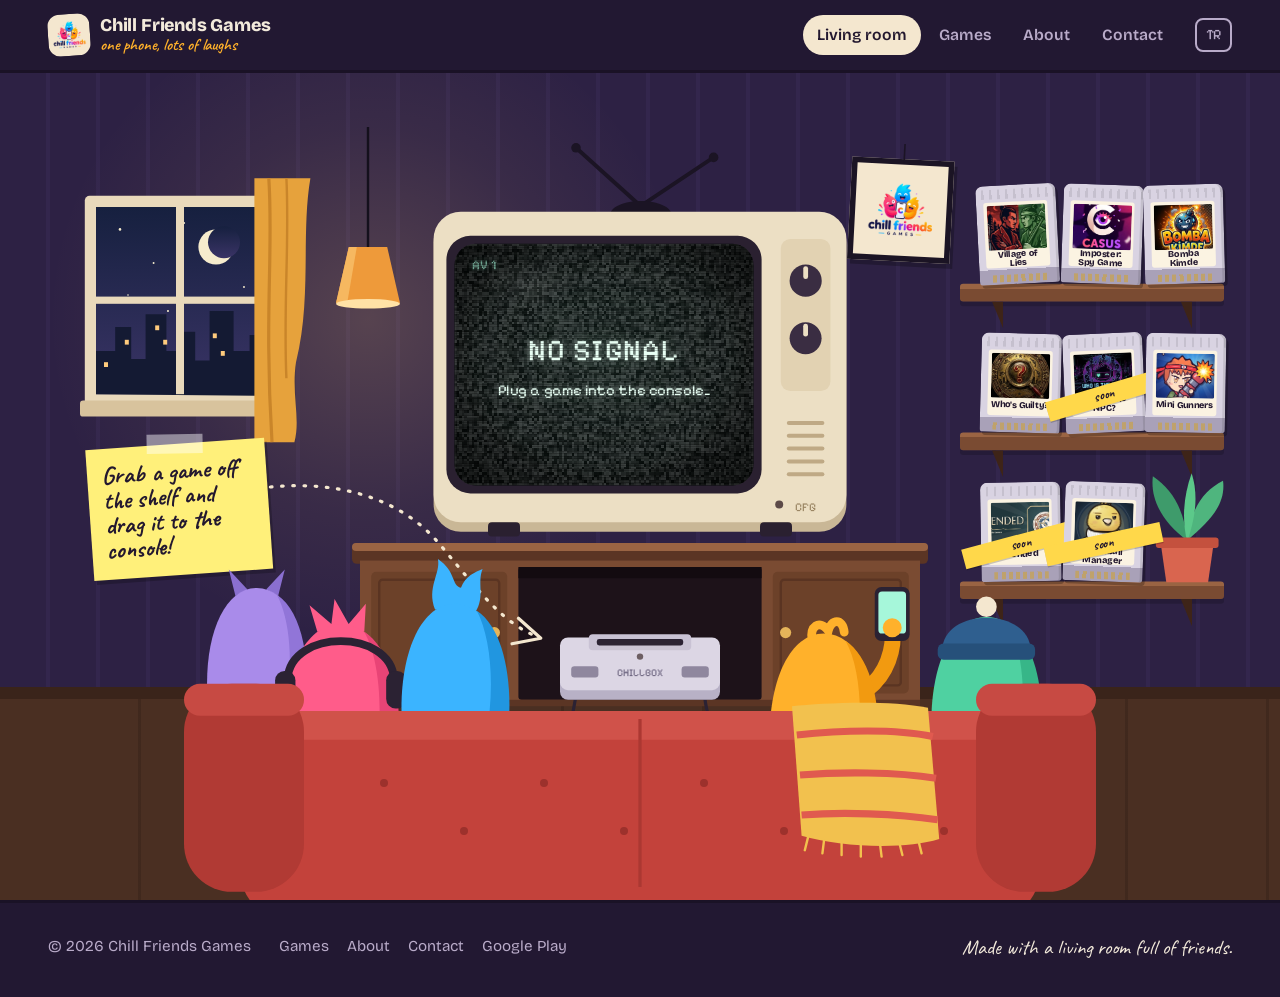
<file: index.html>
<!DOCTYPE html>
<html lang="tr">
<head>
<meta charset="UTF-8">
<meta name="viewport" content="width=device-width, initial-scale=1">
<title>Chill Friends Games</title>
<meta name="description" content="Arkadaş grupları için tek telefonla oynanan, internet gerektirmeyen ücretsiz parti oyunları: Vampir Köylü, Casus, Bomba Kimde, Suçlu Kim?">
<meta property="og:title" content="Chill Friends Games">
<meta property="og:description" content="Tek telefon, bir salon dolusu arkadaş. Ücretsiz parti oyunları.">
<meta property="og:image" content="https://chillfriendsgames.com/img/og.jpg">
<meta property="og:url" content="https://chillfriendsgames.com/">
<meta name="theme-color" content="#221832">
<link rel="icon" type="image/png" href="img/logo-192.png">
<link rel="apple-touch-icon" href="img/logo-512.png">
<link rel="preconnect" href="https://fonts.googleapis.com">
<link rel="preconnect" href="https://fonts.gstatic.com" crossorigin>
<link href="https://fonts.googleapis.com/css2?family=Bricolage+Grotesque:opsz,wght@12..96,400;12..96,600;12..96,700;12..96,800&family=Caveat:wght@600;700&family=Pixelify+Sans:wght@400;600&display=swap" rel="stylesheet">
<link rel="stylesheet" href="css/site.css">
<link rel="stylesheet" href="css/salon.css">
</head>
<body class="home">

<header class="top">
  <a class="brand" href="./">
    <img src="img/logo-192.png" alt="" width="42" height="42">
    <span>Chill Friends Games<small data-i18n="tagline">tek telefon, çok kahkaha</small></span>
  </a>
  <button class="burger" aria-label="Menü" aria-expanded="false"><span></span></button>
  <nav class="nav">
    <a href="./" aria-current="page" data-i18n="nav.home">Salon</a>
    <a href="oyunlar.html" data-i18n="nav.games">Oyunlar</a>
    <a href="hakkimizda.html" data-i18n="nav.about">Hakkımızda</a>
    <a href="iletisim.html" data-i18n="nav.contact">İletişim</a>
  </nav>
  <button class="lang" type="button">EN</button>
</header>

<main class="salon" id="salon">
  <h1 class="sr" data-i18n="home.h1">Chill Friends Games: arkadaşlarla oynanan parti oyunları</h1>

  <div class="stage" id="stage">

    <div class="piece window" aria-hidden="true">
      <svg viewBox="0 0 250 290">
        <defs>
          <linearGradient id="sky" x1="0" y1="0" x2="0" y2="1">
            <stop offset="0" stop-color="#16203f"/>
            <stop offset="1" stop-color="#3a3466"/>
          </linearGradient>
        </defs>
        <rect x="6" y="6" width="238" height="262" rx="6" fill="#e9d9bb"/>
        <rect x="20" y="20" width="210" height="234" fill="url(#sky)"/>
        <circle cx="170" cy="70" r="22" fill="#f6eccd"/>
        <circle cx="180" cy="64" r="20" fill="url(#sky)"/>
        <g fill="#f6eccd">
          <circle cx="50" cy="48" r="1.6"/><circle cx="92" cy="90" r="1.2"/><circle cx="130" cy="40" r="1.4"/>
          <circle cx="205" cy="120" r="1.2"/><circle cx="60" cy="130" r="1"/><circle cx="110" cy="150" r="1.3"/>
        </g>
        <path d="M20 254 V200 h24 v-30 h20 v40 h18 v-56 h26 v46 h14 v-24 h22 v36 h18 v-62 h30 v50 h20 v-20 h18 v76 Z" fill="#141a33"/>
        <g fill="#ffcb7d">
          <rect x="94" y="168" width="5" height="6"/><rect x="104" y="186" width="5" height="6"/>
          <rect x="166" y="178" width="5" height="6"/><rect x="176" y="200" width="5" height="6"/>
          <rect x="30" y="214" width="5" height="6"/><rect x="56" y="186" width="5" height="6"/>
        </g>
        <rect x="120" y="20" width="10" height="234" fill="#e9d9bb"/>
        <rect x="20" y="132" width="210" height="9" fill="#e9d9bb"/>
        <rect x="0" y="262" width="250" height="20" rx="4" fill="#d8c39d"/>
      </svg>
    </div>

    <div class="piece curtain" aria-hidden="true">
      <svg viewBox="0 0 70 330" preserveAspectRatio="none">
        <path d="M0 0 H70 C 58 70, 72 150, 52 230 C 46 270, 58 300, 50 330 H0 Z" fill="#e6a23c"/>
        <path d="M18 0 C 24 90, 12 170, 22 330" stroke="#c9852a" stroke-width="4" fill="none"/>
        <path d="M40 0 C 44 80, 36 160, 40 250" stroke="#c9852a" stroke-width="3" fill="none"/>
      </svg>
    </div>

    <div class="piece lamp" aria-hidden="true">
      <svg viewBox="0 0 160 260">
        <line x1="80" y1="0" x2="80" y2="150" stroke="#14101c" stroke-width="3"/>
        <path d="M40 220 L56 150 H104 L120 220 Z" fill="#ee9a3a"/>
        <path d="M40 220 L56 150 H66 L54 220 Z" fill="#f6b860"/>
        <ellipse cx="80" cy="221" rx="40" ry="6" fill="#ffe2a6"/>
      </svg>
    </div>
    <div class="glow" aria-hidden="true"></div>

    <div class="piece poster" aria-hidden="true">
      <img src="img/logo-192.png" alt="">
    </div>

    <div class="piece note" id="note">
      <p data-i18n="home.note">Raftan bir oyun kap, konsola sürükle!</p>
    </div>
    <svg class="piece doodle" viewBox="0 0 360 230" aria-hidden="true">
      <path d="M8 18 C 90 10, 170 30, 220 90 S 300 190, 344 206" fill="none" stroke="#f4e7cf" stroke-width="4" stroke-linecap="round" stroke-dasharray="2 12"/>
      <path d="M318 182 L 346 207 L 310 214" fill="none" stroke="#f4e7cf" stroke-width="4" stroke-linecap="round" stroke-linejoin="round"/>
    </svg>

    <div class="piece tv" id="tv">
      <svg viewBox="0 0 520 500" aria-hidden="true">
        <g stroke="#1b1424" stroke-width="5" stroke-linecap="round">
          <line x1="260" y1="78" x2="180" y2="6"/>
          <line x1="262" y1="78" x2="352" y2="18"/>
        </g>
        <circle cx="180" cy="6" r="6" fill="#1b1424"/>
        <circle cx="352" cy="18" r="6" fill="#1b1424"/>
        <path d="M222 92 C 222 66, 300 66, 300 92 Z" fill="#1b1424"/>
        <rect x="2" y="90" width="516" height="396" rx="34" fill="#c9b796"/>
        <rect x="2" y="86" width="516" height="388" rx="34" fill="#ecdfc4"/>
        <rect x="18" y="116" width="394" height="322" rx="30" fill="#2a2030"/>
        <rect x="436" y="120" width="62" height="190" rx="12" fill="#e2d2b2"/>
        <g stroke="#bfa985" stroke-width="5" stroke-linecap="round">
          <line x1="446" y1="350" x2="488" y2="350"/>
          <line x1="446" y1="366" x2="488" y2="366"/>
          <line x1="446" y1="382" x2="488" y2="382"/>
          <line x1="446" y1="398" x2="488" y2="398"/>
          <line x1="446" y1="414" x2="488" y2="414"/>
        </g>
        <circle cx="467" cy="244" r="20" fill="#3a2d42"/>
        <rect x="464" y="226" width="6" height="16" rx="3" fill="#ecdfc4"/>
        <text x="467" y="460" font-family="Pixelify Sans, monospace" font-size="15" text-anchor="middle" fill="#9b8664">CFG</text>
        <circle class="tv-led" cx="434" cy="452" r="5" fill="#5c4a48"/>
        <rect x="70" y="474" width="40" height="18" rx="5" fill="#2a2030"/>
        <rect x="410" y="474" width="40" height="18" rx="5" fill="#2a2030"/>
      </svg>
      <button class="knob" id="knob" type="button" aria-pressed="true" aria-label="Ses">
        <svg viewBox="0 0 44 44"><circle cx="22" cy="22" r="20" fill="#3a2d42"/><rect x="19" y="4" width="6" height="16" rx="3" fill="#ecdfc4"/></svg>
      </button>
      <div class="screen" id="screen" aria-live="polite">
        <canvas id="noise" width="120" height="90"></canvas>
        <div class="osd"><span id="osdL">AV 1</span><span id="osdR"></span></div>
        <div class="scr idle" id="idle">
          <p class="big" data-i18n="tv.idle1">SİNYAL YOK</p>
          <p data-i18n="tv.idle2">Konsola bir oyun tak</p>
        </div>
        <div class="scr show" id="show" hidden></div>
      </div>
    </div>

    <div class="piece cabinet" aria-hidden="true">
      <svg viewBox="0 0 720 230">
        <rect x="0" y="0" width="720" height="26" rx="6" fill="#5b3524"/>
        <rect x="0" y="0" width="720" height="10" rx="5" fill="#9a6443"/>
        <rect x="10" y="22" width="700" height="180" fill="#7a4b32"/>
        <rect x="208" y="30" width="304" height="166" rx="4" fill="#1d1219"/>
        <rect x="208" y="30" width="304" height="14" fill="#130b10"/>
        <rect x="24" y="36" width="170" height="152" rx="6" fill="#6c4129"/>
        <rect x="34" y="46" width="150" height="132" rx="4" fill="none" stroke="#5a3422" stroke-width="3"/>
        <rect x="526" y="36" width="170" height="152" rx="6" fill="#6c4129"/>
        <rect x="536" y="46" width="150" height="132" rx="4" fill="none" stroke="#5a3422" stroke-width="3"/>
        <circle cx="178" cy="112" r="7" fill="#e5b45a"/>
        <circle cx="542" cy="112" r="7" fill="#e5b45a"/>
        <rect x="10" y="196" width="700" height="8" fill="#5b3524"/>
        <path d="M34 204 h26 l-6 26 h-14 Z M660 204 h26 l-6 26 h-14 Z" fill="#3e2418"/>
      </svg>
    </div>

    <div class="piece console" id="console" aria-hidden="true">
      <svg viewBox="0 0 200 84">
        <rect x="0" y="10" width="200" height="74" rx="10" fill="#b8b1c6"/>
        <rect x="0" y="6" width="200" height="66" rx="10" fill="#dcd6e4"/>
        <rect x="36" y="2" width="128" height="20" rx="5" fill="#c9c2d4"/>
        <rect x="46" y="8" width="108" height="8" rx="3" fill="#2b2233"/>
        <rect x="14" y="42" width="34" height="14" rx="4" fill="#8f879e"/>
        <rect x="152" y="42" width="34" height="14" rx="4" fill="#8f879e"/>
        <text x="100" y="54" font-family="Pixelify Sans, monospace" font-size="13" text-anchor="middle" fill="#6d6580">CHILLBOX</text>
        <circle class="con-led" cx="100" cy="30" r="4" fill="#6d5f63"/>
      </svg>
    </div>
    <svg class="piece cords" viewBox="0 0 220 160" preserveAspectRatio="none" aria-hidden="true">
      <path d="M30 0 C 30 60, -10 90, 10 160" fill="none" stroke="#2b2233" stroke-width="4"/>
      <path d="M190 0 C 190 50, 230 100, 205 160" fill="none" stroke="#2b2233" stroke-width="4"/>
    </svg>

    <div class="piece shelf s1" aria-hidden="true"><i></i><i></i></div>
    <div class="piece shelf s2" aria-hidden="true"><i></i><i></i></div>
    <div class="piece shelf s3" aria-hidden="true"><i></i><i></i></div>

    <div class="piece plant" aria-hidden="true">
      <svg viewBox="0 0 120 150">
        <path d="M60 92 C 30 70, 10 40, 14 6 C 40 24, 56 50, 60 92 Z" fill="#3e9b6b"/>
        <path d="M60 92 C 90 66, 112 44, 108 12 C 80 26, 64 52, 60 92 Z" fill="#4fb57e"/>
        <path d="M60 94 C 52 60, 56 30, 66 2 C 76 34, 70 64, 60 94 Z" fill="#5cc98a"/>
        <path d="M24 92 H96 L88 148 H32 Z" fill="#d9654f"/>
        <rect x="18" y="88" width="84" height="14" rx="4" fill="#c4513e"/>
      </svg>
    </div>

    <div class="piece couch" aria-hidden="true">
      <svg viewBox="0 0 1140 260" preserveAspectRatio="none">
        <rect x="70" y="40" width="1000" height="260" rx="60" fill="#c3423b"/>
        <rect x="70" y="40" width="1000" height="36" rx="18" fill="#d0524a"/>
        <g fill="#9c312c">
          <circle cx="250" cy="130" r="5"/><circle cx="450" cy="130" r="5"/><circle cx="650" cy="130" r="5"/><circle cx="850" cy="130" r="5"/>
          <circle cx="350" cy="190" r="5"/><circle cx="550" cy="190" r="5"/><circle cx="750" cy="190" r="5"/><circle cx="950" cy="190" r="5"/>
        </g>
        <path d="M570 50 V260" stroke="#ab3832" stroke-width="4"/>
        <rect x="0" y="6" width="150" height="260" rx="60" fill="#b13a34"/>
        <rect x="0" y="6" width="150" height="40" rx="20" fill="#c74a43"/>
        <rect x="990" y="6" width="150" height="260" rx="60" fill="#b13a34"/>
        <rect x="990" y="6" width="150" height="40" rx="20" fill="#c74a43"/>
        <path d="M760 34 C 800 30, 880 26, 930 36 L 944 200 C 900 214, 820 210, 772 196 Z" fill="#f2c14e"/>
        <path d="M766 70 C 820 64, 890 62, 936 72 M770 120 C 820 116, 890 116, 940 124 M772 170 C 822 166, 890 168, 942 176" stroke="#e05a4f" stroke-width="9" fill="none"/>
        <g stroke="#f2c14e" stroke-width="3" stroke-linecap="round">
          <line x1="780" y1="198" x2="776" y2="214"/><line x1="800" y1="202" x2="798" y2="218"/>
          <line x1="822" y1="204" x2="822" y2="220"/><line x1="846" y1="206" x2="846" y2="222"/>
          <line x1="870" y1="206" x2="872" y2="222"/><line x1="894" y1="204" x2="898" y2="220"/>
          <line x1="918" y1="202" x2="922" y2="218"/>
        </g>
      </svg>
    </div>

    <div class="blob b-lilac" aria-hidden="true">
      <svg viewBox="0 0 180 220">
        <path d="M58 46 L 48 6 L 76 36 Z M122 46 L 132 6 L 104 36 Z" fill="#8a6fd0"/>
        <path d="M18 220 C 6 120, 36 34, 90 34 C 144 34, 174 120, 162 220 Z" fill="#a98bea"/>
        <path d="M120 44 C 160 70, 172 150, 162 220 H132 C 146 150, 140 80, 120 44 Z" fill="#9175d8"/>
      </svg>
    </div>
    <div class="blob b-pink" aria-hidden="true">
      <svg viewBox="0 0 180 220">
        <path d="M60 44 L 50 10 L 78 34 L 82 2 L 100 34 L 122 8 L 120 44 Z" fill="#ff5c8a"/>
        <path d="M18 220 C 6 120, 36 34, 90 34 C 144 34, 174 120, 162 220 Z" fill="#ff5c8a"/>
        <path d="M120 44 C 160 70, 172 150, 162 220 H132 C 146 150, 140 80, 120 44 Z" fill="#e84476"/>
        <path d="M22 104 C 26 40, 154 40, 158 104" fill="none" stroke="#2b2233" stroke-width="10"/>
        <rect x="6" y="94" width="26" height="48" rx="12" fill="#2b2233"/>
        <rect x="148" y="94" width="26" height="48" rx="12" fill="#2b2233"/>
      </svg>
    </div>
    <div class="blob b-blue" aria-hidden="true">
      <svg viewBox="0 0 180 250">
        <path d="M62 70 C 50 40, 70 20, 66 0 C 92 18, 84 36, 98 40 C 104 24, 118 18, 128 14 C 120 34, 132 52, 118 74 Z" fill="#3bb4ff"/>
        <path d="M18 250 C 6 150, 36 62, 90 62 C 144 62, 174 150, 162 250 Z" fill="#3bb4ff"/>
        <path d="M120 72 C 160 98, 172 180, 162 250 H132 C 146 180, 140 110, 120 72 Z" fill="#2196e0"/>
      </svg>
    </div>
    <div class="blob b-orange" aria-hidden="true">
      <svg viewBox="0 0 220 260">
        <path d="M150 150 C 176 130, 188 96, 184 64" fill="none" stroke="#f29a10" stroke-width="22" stroke-linecap="round"/>
        <rect x="160" y="10" width="48" height="74" rx="9" fill="#2b2233"/>
        <rect class="phone-glow" x="165" y="16" width="38" height="58" rx="5" fill="#a6f7da"/>
        <circle cx="184" cy="66" r="13" fill="#ffb12b"/>
        <path d="M74 84 C 70 64, 84 54, 96 70 C 100 54, 116 52, 118 72" fill="none" stroke="#ffb12b" stroke-width="12" stroke-linecap="round"/>
        <path d="M18 260 C 6 160, 36 74, 90 74 C 144 74, 174 160, 162 260 Z" fill="#ffb12b"/>
        <path d="M120 84 C 160 110, 172 190, 162 260 H132 C 146 190, 140 120, 120 84 Z" fill="#f29a10"/>
      </svg>
    </div>
    <div class="blob b-mint" aria-hidden="true">
      <svg viewBox="0 0 180 230">
        <path d="M18 230 C 6 130, 36 44, 90 44 C 144 44, 174 130, 162 230 Z" fill="#4fd1a1"/>
        <path d="M120 54 C 160 80, 172 160, 162 230 H132 C 146 160, 140 90, 120 54 Z" fill="#37b688"/>
        <path d="M30 90 C 30 30, 150 30, 150 90 Z" fill="#2f5f8f"/>
        <rect x="24" y="80" width="132" height="22" rx="8" fill="#26507a"/>
        <circle cx="90" cy="30" r="14" fill="#f4e7cf"/>
      </svg>
    </div>

    <div class="bubble" id="bubble" hidden></div>

    <button class="cart" data-game="vol" type="button"><span class="lbl"><img alt=""><b></b></span></button>
    <button class="cart" data-game="casus" type="button"><span class="lbl"><img alt=""><b></b></span></button>
    <button class="cart" data-game="bomba" type="button"><span class="lbl"><img alt=""><b></b></span></button>
    <button class="cart" data-game="suclukim" type="button"><span class="lbl"><img alt=""><b></b></span></button>
    <button class="cart soon" data-game="npc" type="button"><span class="lbl"><img alt=""><b></b></span><em data-i18n="cart.soon">yakında</em></button>
    <button class="cart" data-game="minigunners" type="button"><span class="lbl"><img alt=""><b></b></span></button>
    <button class="cart soon" data-game="mended" type="button"><span class="lbl"><img alt=""><b></b></span><em data-i18n="cart.soon">yakında</em></button>
    <button class="cart soon" data-game="chickball" type="button"><span class="lbl"><img alt=""><b></b></span><em data-i18n="cart.soon">yakında</em></button>
  </div>
</main>

<footer class="foot">
  <span>© 2026 Chill Friends Games</span>
  <nav>
    <a href="oyunlar.html" data-i18n="nav.games">Oyunlar</a>
    <a href="hakkimizda.html" data-i18n="nav.about">Hakkımızda</a>
    <a href="iletisim.html" data-i18n="nav.contact">İletişim</a>
    <a href="https://play.google.com/store/apps/developer?id=Chill+Friends+Games">Google Play</a>
  </nav>
  <span class="sign" data-i18n="foot.sign">Bir salon dolusu arkadaşla yapıldı.</span>
</footer>

<script src="js/data.js"></script>
<script src="js/i18n.js"></script>
<script src="js/salon.js"></script>
</body>
</html>
</file>
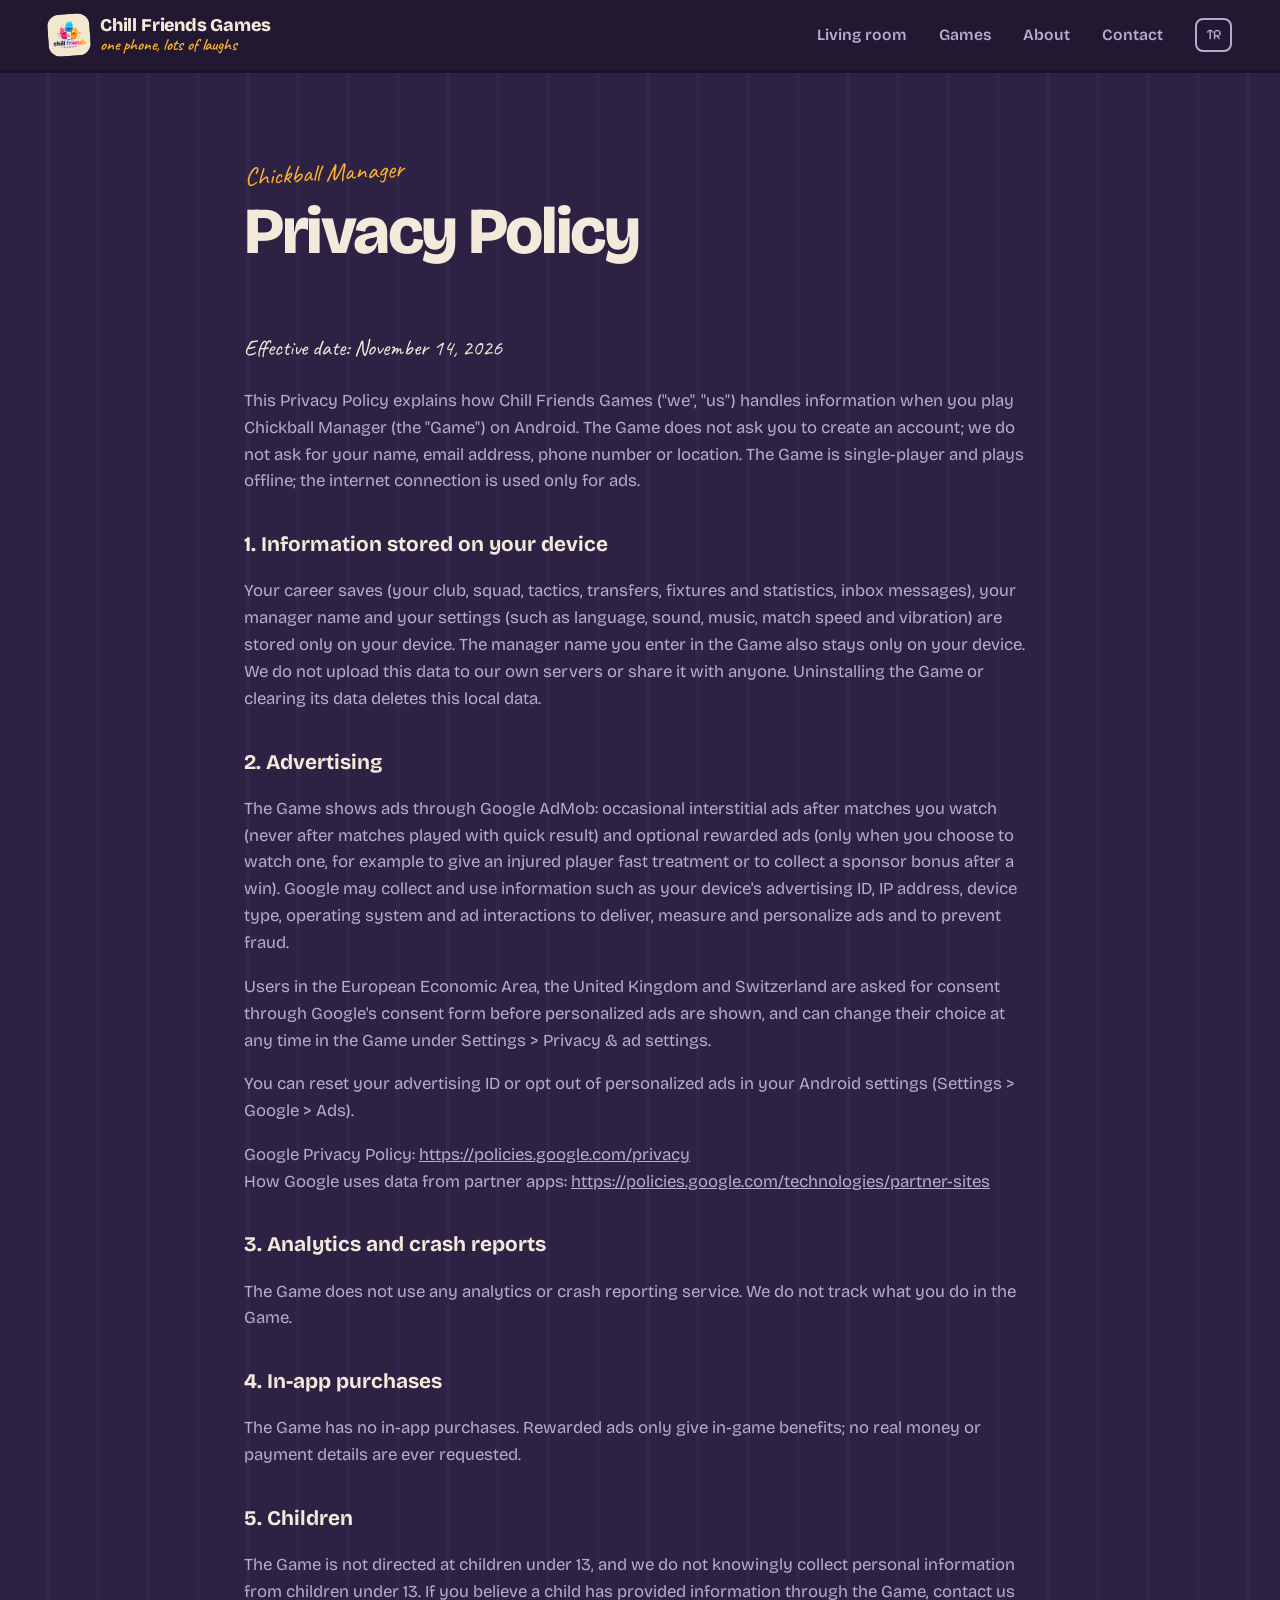
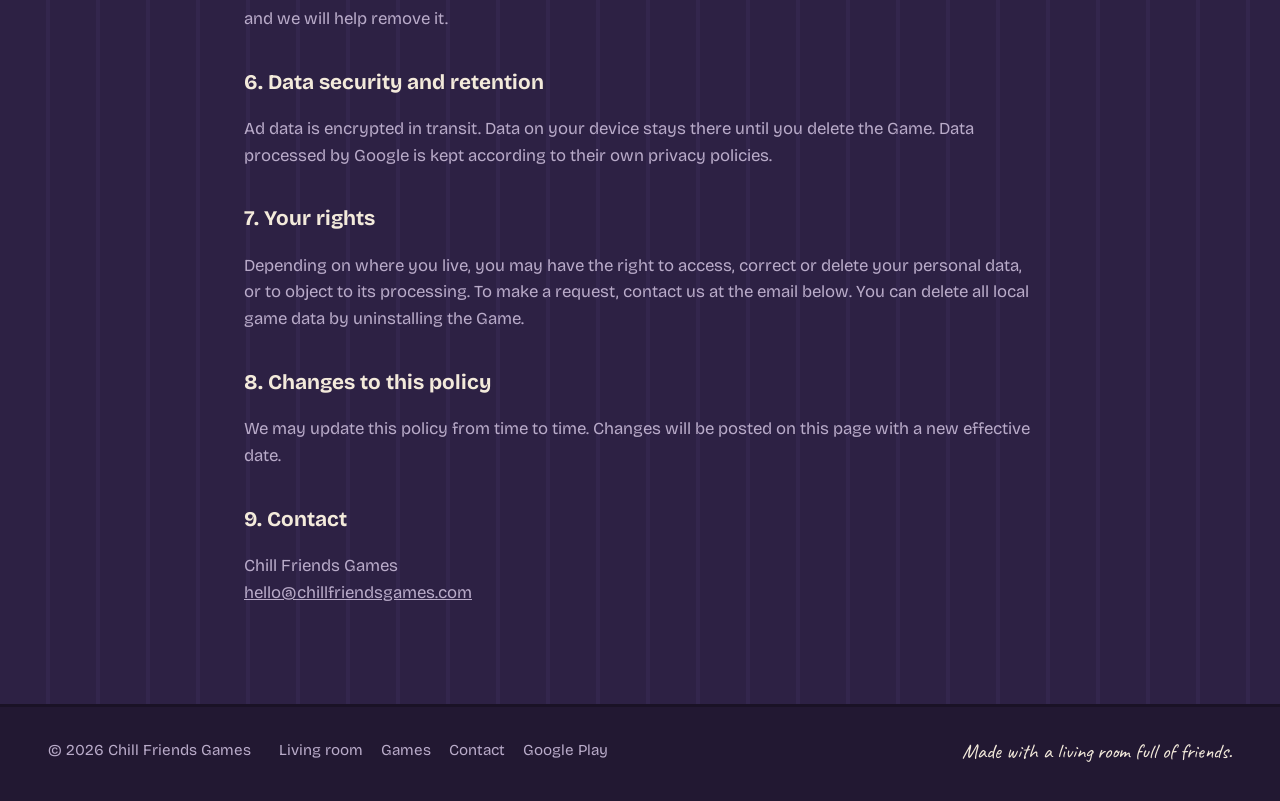
<file: chickball-privacy.html>
<!DOCTYPE html>
<html lang="tr">
<head>
<meta charset="UTF-8">
<meta name="viewport" content="width=device-width, initial-scale=1">
<title>Chickball Manager Gizlilik Politikası | Chill Friends Games</title>
<meta name="description" content="Chickball Manager gizlilik politikası / Chickball Manager privacy policy.">
<meta name="theme-color" content="#221832">
<link rel="icon" type="image/png" href="img/logo-192.png">
<link rel="apple-touch-icon" href="img/logo-512.png">
<link rel="preconnect" href="https://fonts.googleapis.com">
<link rel="preconnect" href="https://fonts.gstatic.com" crossorigin>
<link href="https://fonts.googleapis.com/css2?family=Bricolage+Grotesque:opsz,wght@12..96,400;12..96,600;12..96,700;12..96,800&family=Caveat:wght@600;700&family=Pixelify+Sans:wght@400;600&display=swap" rel="stylesheet">
<link rel="stylesheet" href="css/site.css">
<link rel="stylesheet" href="css/pages.css">
<style>
  .policy { max-width: 72ch; }
  .policy h2 { font-size: 1.3rem; margin: 34px 0 10px; color: var(--text); }
  .policy p, .policy li { color: var(--text-dim); font-size: 1.05rem; line-height: 1.6; }
  .policy ul { padding-left: 1.2em; }
  .policy a { color: inherit; text-decoration: underline; word-break: break-word; }
  .policy .date { font-family: var(--hand); font-size: 1.4rem; color: var(--text); }
  html[lang="tr"] [data-lang="en"], html[lang="en"] [data-lang="tr"] { display: none; }
</style>
</head>
<body>

<header class="top">
  <a class="brand" href="./">
    <img src="img/logo-192.png" alt="" width="42" height="42">
    <span>Chill Friends Games<small data-i18n="tagline">tek telefon, çok kahkaha</small></span>
  </a>
  <button class="burger" aria-label="Menü" aria-expanded="false"><span></span></button>
  <nav class="nav">
    <a href="./" data-i18n="nav.home">Salon</a>
    <a href="oyunlar.html" data-i18n="nav.games">Oyunlar</a>
    <a href="hakkimizda.html" data-i18n="nav.about">Hakkımızda</a>
    <a href="iletisim.html" data-i18n="nav.contact">İletişim</a>
  </nav>
  <button class="lang" type="button">EN</button>
</header>

<main class="page">
  <article class="policy" data-lang="tr">
    <div class="page-head">
      <span class="scribble">Chickball Manager</span>
      <h1>Gizlilik Politikası</h1>
    </div>
    <p class="date">Yürürlük tarihi: 14 Kasım 2026</p>
    <p>Bu gizlilik politikası, Android için Chickball Manager'ı ("Oyun") oynadığınızda Chill Friends Games'in ("biz") bilgileri nasıl işlediğini açıklar. Oyun hesap açmanızı istemez; adınızı, e-posta adresinizi, telefon numaranızı veya konumunuzu sormayız. Oyun tek oyunculudur ve çevrimdışı oynanır; internet bağlantısı yalnızca reklamlar için kullanılır.</p>

    <h2>1. Cihazınızda saklanan bilgiler</h2>
    <p>Kariyer kayıtlarınız (kulübünüz, kadronuz, taktikleriniz, transferleriniz, fikstür ve istatistikler, gelen kutusu mesajları), menajer adınız ve ayarlarınız (dil, ses, müzik, maç hızı, titreşim gibi) yalnızca cihazınızda saklanır. Oyunda girdiğiniz menajer adı da yalnızca cihazınızda kalır. Bu verileri kendi sunucularımıza yüklemiyoruz ve başkalarıyla paylaşmıyoruz. Oyunu kaldırmak veya verilerini temizlemek bu yerel verileri siler.</p>

    <h2>2. Reklamlar</h2>
    <p>Oyun, Google AdMob aracılığıyla reklam gösterir: izlediğiniz maçların ardından ara sıra geçiş reklamları (hızlı sonuçla oynanan maçlarda gösterilmez) ve isteğe bağlı ödüllü reklamlar (yalnızca siz izlemeyi seçerseniz; örneğin sakat bir oyuncuyu hızlı tedavi etmek veya galibiyet sonrası sponsor primi almak için). Google; reklamları sunmak, ölçmek, kişiselleştirmek ve sahtekarlığı önlemek için cihazınızın reklam kimliği, IP adresi, cihaz türü, işletim sistemi ve reklam etkileşimleri gibi bilgileri toplayıp kullanabilir.</p>
    <p>Avrupa Ekonomik Alanı, Birleşik Krallık ve İsviçre'deki kullanıcılardan kişiselleştirilmiş reklamlar gösterilmeden önce Google'ın onay formu aracılığıyla onay istenir. Bu tercih Oyun'da Ayarlar &gt; Gizlilik ve reklam ayarları bölümünden istediğiniz zaman değiştirilebilir.</p>
    <p>Reklam kimliğinizi sıfırlayabilir veya kişiselleştirilmiş reklamları Android ayarlarınızdan kapatabilirsiniz (Ayarlar &gt; Google &gt; Reklamlar).</p>
    <p>Google Gizlilik Politikası: <a href="https://policies.google.com/privacy">https://policies.google.com/privacy</a><br>Google'ın iş ortağı uygulamalardan gelen verileri nasıl kullandığı: <a href="https://policies.google.com/technologies/partner-sites">https://policies.google.com/technologies/partner-sites</a></p>

    <h2>3. Analiz ve hata raporları</h2>
    <p>Oyun herhangi bir analiz veya hata raporlama hizmeti kullanmaz. Oyun içinde ne yaptığınızı takip etmiyoruz.</p>

    <h2>4. Uygulama içi satın alma</h2>
    <p>Oyunda uygulama içi satın alma yoktur. Ödüllü reklamlar yalnızca oyun içi avantaj verir, gerçek para veya ödeme bilgisi istenmez.</p>

    <h2>5. Çocuklar</h2>
    <p>Oyun 13 yaşından küçük çocuklara yönelik değildir ve 13 yaşından küçük çocuklardan bilerek kişisel bilgi toplamayız. Bir çocuğun Oyun üzerinden bilgi paylaştığını düşünüyorsanız bize ulaşın, kaldırılmasına yardımcı olalım.</p>

    <h2>6. Veri güvenliği ve saklama</h2>
    <p>Reklam verileri aktarım sırasında şifrelenir. Cihazınızdaki veriler Oyun'u silene kadar orada kalır. Google tarafından işlenen veriler kendi gizlilik politikalarına göre saklanır.</p>

    <h2>7. Haklarınız</h2>
    <p>Yaşadığınız yere bağlı olarak kişisel verilerinize erişme, düzeltme, silme veya işlenmesine itiraz etme hakkınız olabilir. Talepte bulunmak için aşağıdaki e-posta adresinden bize ulaşın. Tüm yerel oyun verilerini Oyun'u kaldırarak silebilirsiniz.</p>

    <h2>8. Değişiklikler</h2>
    <p>Bu politikayı zaman zaman güncelleyebiliriz. Değişiklikler yeni bir yürürlük tarihiyle bu sayfada yayınlanır.</p>

    <h2>9. İletişim</h2>
    <p>Chill Friends Games<br><a href="mailto:hello@chillfriendsgames.com">hello@chillfriendsgames.com</a></p>
  </article>

  <article class="policy" data-lang="en">
    <div class="page-head">
      <span class="scribble">Chickball Manager</span>
      <h1>Privacy Policy</h1>
    </div>
    <p class="date">Effective date: November 14, 2026</p>
    <p>This Privacy Policy explains how Chill Friends Games ("we", "us") handles information when you play Chickball Manager (the "Game") on Android. The Game does not ask you to create an account; we do not ask for your name, email address, phone number or location. The Game is single-player and plays offline; the internet connection is used only for ads.</p>

    <h2>1. Information stored on your device</h2>
    <p>Your career saves (your club, squad, tactics, transfers, fixtures and statistics, inbox messages), your manager name and your settings (such as language, sound, music, match speed and vibration) are stored only on your device. The manager name you enter in the Game also stays only on your device. We do not upload this data to our own servers or share it with anyone. Uninstalling the Game or clearing its data deletes this local data.</p>

    <h2>2. Advertising</h2>
    <p>The Game shows ads through Google AdMob: occasional interstitial ads after matches you watch (never after matches played with quick result) and optional rewarded ads (only when you choose to watch one, for example to give an injured player fast treatment or to collect a sponsor bonus after a win). Google may collect and use information such as your device's advertising ID, IP address, device type, operating system and ad interactions to deliver, measure and personalize ads and to prevent fraud.</p>
    <p>Users in the European Economic Area, the United Kingdom and Switzerland are asked for consent through Google's consent form before personalized ads are shown, and can change their choice at any time in the Game under Settings &gt; Privacy &amp; ad settings.</p>
    <p>You can reset your advertising ID or opt out of personalized ads in your Android settings (Settings &gt; Google &gt; Ads).</p>
    <p>Google Privacy Policy: <a href="https://policies.google.com/privacy">https://policies.google.com/privacy</a><br>How Google uses data from partner apps: <a href="https://policies.google.com/technologies/partner-sites">https://policies.google.com/technologies/partner-sites</a></p>

    <h2>3. Analytics and crash reports</h2>
    <p>The Game does not use any analytics or crash reporting service. We do not track what you do in the Game.</p>

    <h2>4. In-app purchases</h2>
    <p>The Game has no in-app purchases. Rewarded ads only give in-game benefits; no real money or payment details are ever requested.</p>

    <h2>5. Children</h2>
    <p>The Game is not directed at children under 13, and we do not knowingly collect personal information from children under 13. If you believe a child has provided information through the Game, contact us and we will help remove it.</p>

    <h2>6. Data security and retention</h2>
    <p>Ad data is encrypted in transit. Data on your device stays there until you delete the Game. Data processed by Google is kept according to their own privacy policies.</p>

    <h2>7. Your rights</h2>
    <p>Depending on where you live, you may have the right to access, correct or delete your personal data, or to object to its processing. To make a request, contact us at the email below. You can delete all local game data by uninstalling the Game.</p>

    <h2>8. Changes to this policy</h2>
    <p>We may update this policy from time to time. Changes will be posted on this page with a new effective date.</p>

    <h2>9. Contact</h2>
    <p>Chill Friends Games<br><a href="mailto:hello@chillfriendsgames.com">hello@chillfriendsgames.com</a></p>
  </article>
</main>

<footer class="foot">
  <span>© 2026 Chill Friends Games</span>
  <nav>
    <a href="./" data-i18n="nav.home">Salon</a>
    <a href="oyunlar.html" data-i18n="nav.games">Oyunlar</a>
    <a href="iletisim.html" data-i18n="nav.contact">İletişim</a>
    <a href="https://play.google.com/store/apps/developer?id=Chill+Friends+Games">Google Play</a>
  </nav>
  <span class="sign" data-i18n="foot.sign">Bir salon dolusu arkadaşla yapıldı.</span>
</footer>

<script src="js/i18n.js"></script>
<script>
  const setTitle = () => {
    document.title = document.documentElement.lang === "en" ? "Chickball Manager Privacy Policy | Chill Friends Games" : "Chickball Manager Gizlilik Politikası | Chill Friends Games";
  };
  document.addEventListener("langchange", setTitle);
  const wanted = new URLSearchParams(location.search).get("lang");
  if ((wanted === "en" || wanted === "tr") && typeof I18N !== "undefined") I18N.set(wanted);
  setTitle();
</script>
</body>
</html>
</file>
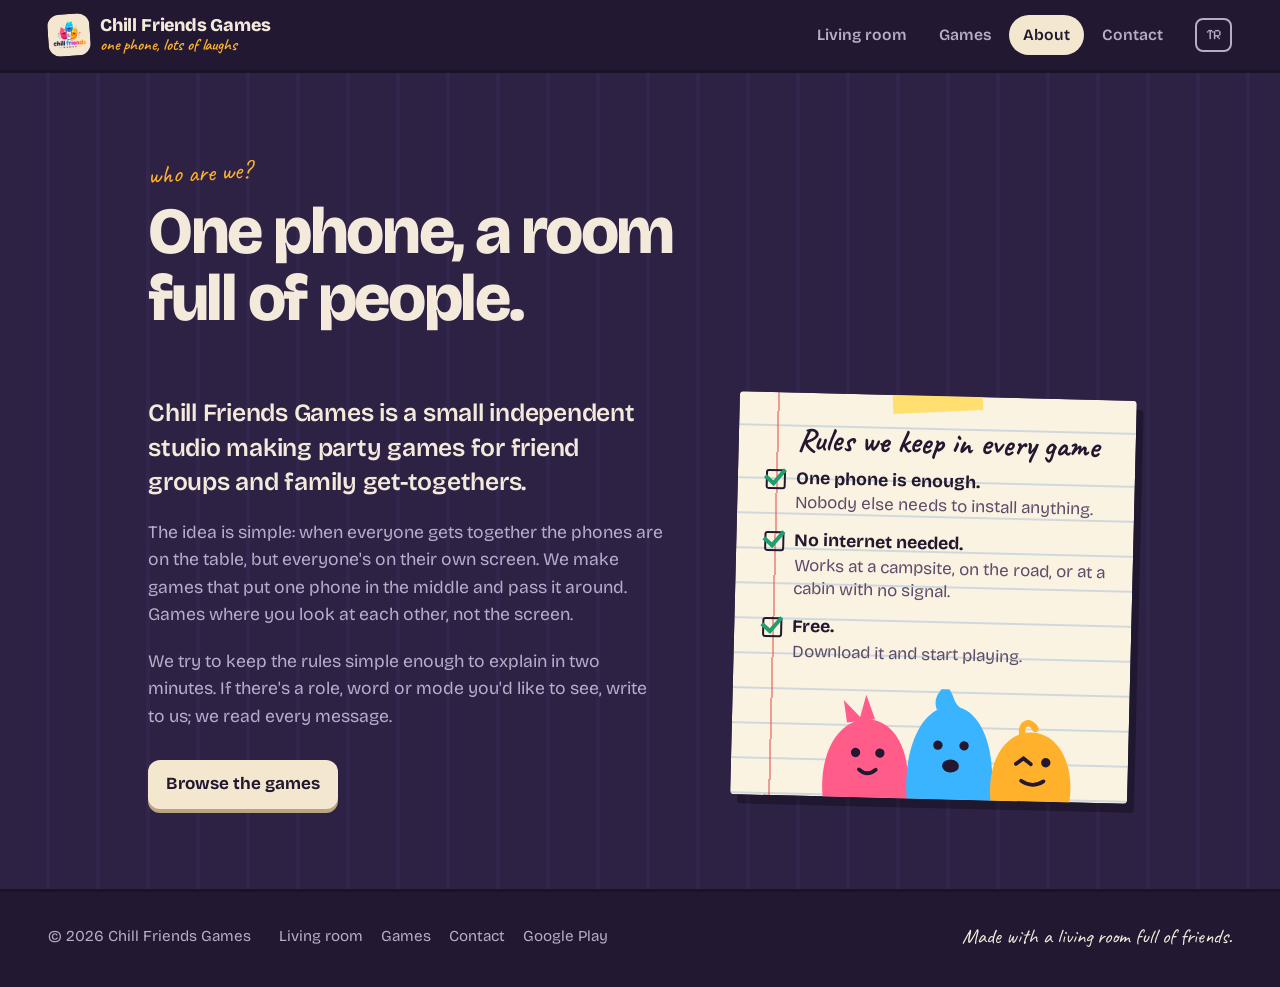
<file: hakkimizda.html>
<!DOCTYPE html>
<html lang="tr">
<head>
<meta charset="UTF-8">
<meta name="viewport" content="width=device-width, initial-scale=1">
<title>Hakkımızda | Chill Friends Games</title>
<meta name="description" content="Chill Friends Games, arkadaş buluşmaları için parti oyunları yapan bağımsız bir stüdyo.">
<meta property="og:image" content="https://chillfriendsgames.com/img/og.jpg">
<meta name="theme-color" content="#221832">
<link rel="icon" type="image/png" href="img/logo-192.png">
<link rel="apple-touch-icon" href="img/logo-512.png">
<link rel="preconnect" href="https://fonts.googleapis.com">
<link rel="preconnect" href="https://fonts.gstatic.com" crossorigin>
<link href="https://fonts.googleapis.com/css2?family=Bricolage+Grotesque:opsz,wght@12..96,400;12..96,600;12..96,700;12..96,800&family=Caveat:wght@600;700&family=Pixelify+Sans:wght@400;600&display=swap" rel="stylesheet">
<link rel="stylesheet" href="css/site.css">
<link rel="stylesheet" href="css/pages.css">
</head>
<body data-title="about.title">

<header class="top">
  <a class="brand" href="./">
    <img src="img/logo-192.png" alt="" width="42" height="42">
    <span>Chill Friends Games<small data-i18n="tagline">tek telefon, çok kahkaha</small></span>
  </a>
  <button class="burger" aria-label="Menü" aria-expanded="false"><span></span></button>
  <nav class="nav">
    <a href="./" data-i18n="nav.home">Salon</a>
    <a href="oyunlar.html" data-i18n="nav.games">Oyunlar</a>
    <a href="hakkimizda.html" aria-current="page" data-i18n="nav.about">Hakkımızda</a>
    <a href="iletisim.html" data-i18n="nav.contact">İletişim</a>
  </nav>
  <button class="lang" type="button">EN</button>
</header>

<main class="page">
  <div class="page-head">
    <span class="scribble" data-i18n="about.scrib">biz kimiz?</span>
    <h1 data-i18n="about.h1">Bir telefon, bir salon dolusu insan.</h1>
  </div>

  <div class="about">
    <div class="story">
      <p class="lead" data-i18n="about.p1">Chill Friends Games, arkadaş grupları ve aile buluşmaları için parti oyunları yapan küçük, bağımsız bir stüdyo.</p>
      <p data-i18n="about.p2">Fikir basit: herkes bir araya geldiğinde telefonlar genelde masada ama herkes kendi ekranında oluyor. Biz o telefonu ortaya koyup elden ele dolaştıran oyunlar yapıyoruz. Ekrana değil, birbirinize bakacağınız oyunlar.</p>
      <p data-i18n="about.p3">Kuralları iki dakikada anlatılabilecek kadar sade oyunlar yapmaya çalışıyoruz. Eklenmesini istediğiniz bir rol, kelime ya da mod varsa yazın; gelen her mesajı okuyoruz.</p>
      <a class="btn light" href="oyunlar.html" data-i18n="about.cta">Oyunlara göz at</a>
    </div>

    <aside class="pad" aria-labelledby="padH">
      <h2 id="padH" data-i18n="about.listH">Her oyunda tuttuğumuz kurallar</h2>
      <ul>
        <li><b data-i18n="about.l1">Tek telefon yeter.</b> <span data-i18n="about.l1s">Kimsenin uygulama indirmesine gerek yok.</span></li>
        <li><b data-i18n="about.l2">İnternet istemez.</b> <span data-i18n="about.l2s">Kampta, yolda, çekmeyen bir yazlıkta da çalışır.</span></li>
        <li><b data-i18n="about.l3">Ücretsiz.</b> <span data-i18n="about.l3s">İndirip hemen oynamaya başlarsınız.</span></li>
      </ul>
      <svg class="pad-blobs" viewBox="0 0 300 120" aria-hidden="true">
        <path d="M20 120 C 14 70, 36 34, 66 34 C 96 34, 116 70, 110 120 Z" fill="#ff5c8a"/>
        <path d="M44 38 L 40 14 L 58 32 L 64 8 L 74 34 Z" fill="#ff5c8a"/>
        <circle cx="54" cy="70" r="5" fill="#23182f"/><circle cx="80" cy="70" r="5" fill="#23182f"/>
        <path d="M58 88 Q 67 96 76 88" stroke="#23182f" stroke-width="4" fill="none" stroke-linecap="round"/>
        <path d="M110 120 C 104 60, 126 18, 156 18 C 186 18, 206 60, 200 120 Z" fill="#3bb4ff"/>
        <path d="M140 22 C 134 8, 146 0, 148 -6 C 160 6, 156 14, 166 20 Z" fill="#3bb4ff"/>
        <circle cx="142" cy="60" r="5" fill="#23182f"/><circle cx="170" cy="60" r="5" fill="#23182f"/>
        <ellipse cx="156" cy="82" rx="9" ry="7" fill="#23182f"/>
        <path d="M200 120 C 194 76, 214 44, 242 44 C 270 44, 290 76, 284 120 Z" fill="#ffb12b"/>
        <path d="M232 46 C 230 34, 240 30, 246 40" stroke="#ffb12b" stroke-width="7" fill="none" stroke-linecap="round"/>
        <path d="M226 78 l8 -6 l8 6" stroke="#23182f" stroke-width="4" fill="none" stroke-linecap="round"/>
        <circle cx="258" cy="76" r="5" fill="#23182f"/>
        <path d="M232 96 Q 244 104 256 96" stroke="#23182f" stroke-width="4" fill="none" stroke-linecap="round"/>
      </svg>
    </aside>
  </div>
</main>

<footer class="foot">
  <span>© 2026 Chill Friends Games</span>
  <nav>
    <a href="./" data-i18n="nav.home">Salon</a>
    <a href="oyunlar.html" data-i18n="nav.games">Oyunlar</a>
    <a href="iletisim.html" data-i18n="nav.contact">İletişim</a>
    <a href="https://play.google.com/store/apps/developer?id=Chill+Friends+Games">Google Play</a>
  </nav>
  <span class="sign" data-i18n="foot.sign">Bir salon dolusu arkadaşla yapıldı.</span>
</footer>

<script src="js/i18n.js"></script>
</body>
</html>
</file>
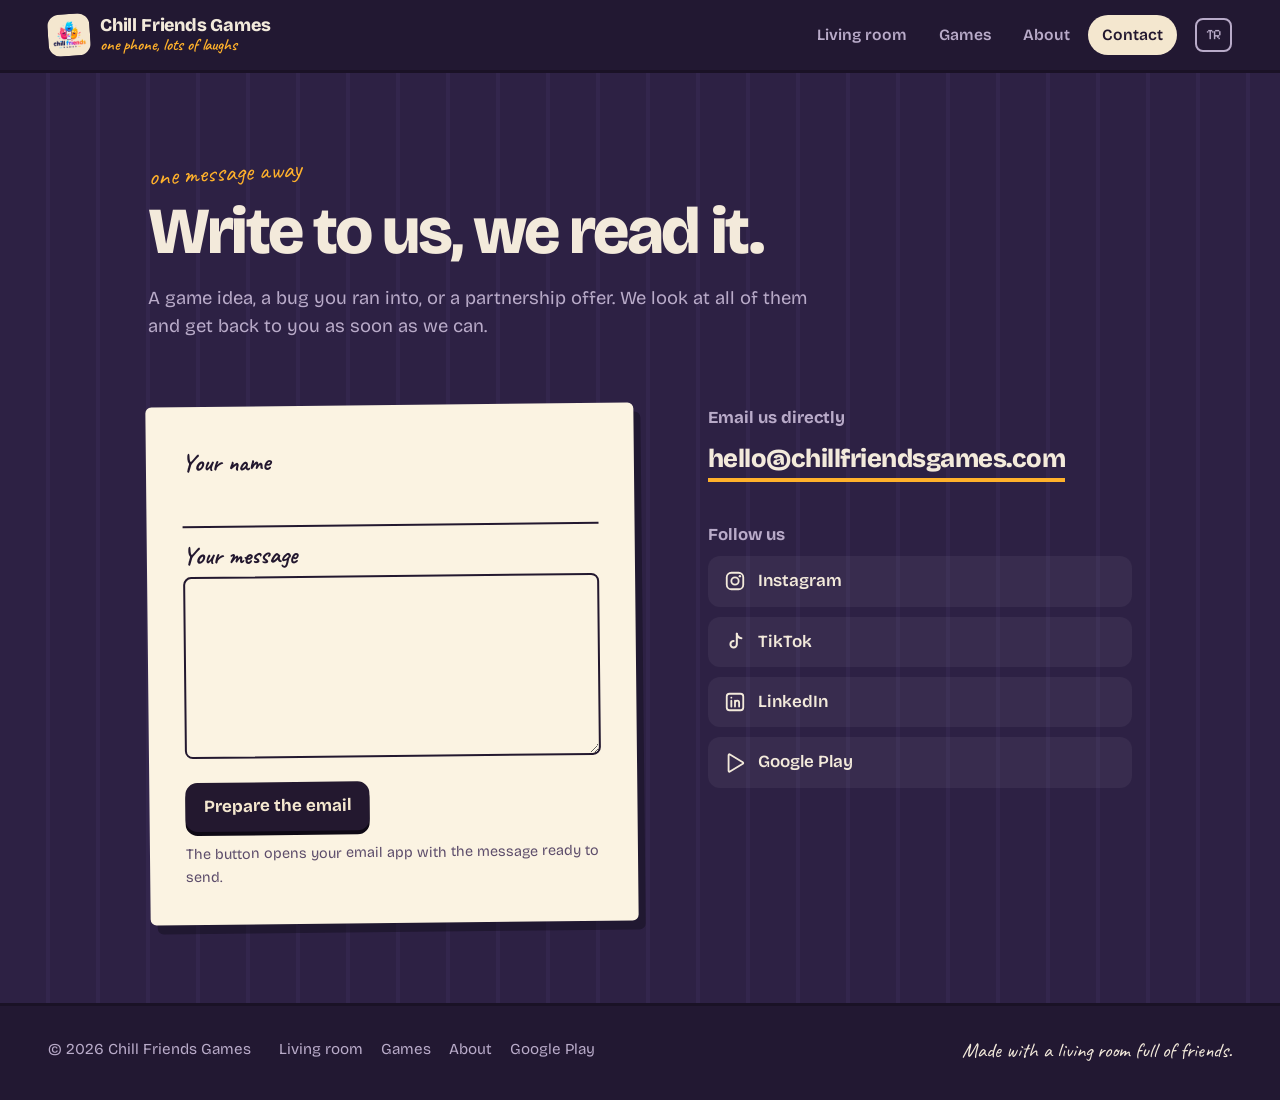
<file: iletisim.html>
<!DOCTYPE html>
<html lang="tr">
<head>
<meta charset="UTF-8">
<meta name="viewport" content="width=device-width, initial-scale=1">
<title>İletişim | Chill Friends Games</title>
<meta name="description" content="Öneri, hata bildirimi ya da iş birliği için Chill Friends Games'e yazın.">
<meta property="og:image" content="https://chillfriendsgames.com/img/og.jpg">
<meta name="theme-color" content="#221832">
<link rel="icon" type="image/png" href="img/logo-192.png">
<link rel="apple-touch-icon" href="img/logo-512.png">
<link rel="preconnect" href="https://fonts.googleapis.com">
<link rel="preconnect" href="https://fonts.gstatic.com" crossorigin>
<link href="https://fonts.googleapis.com/css2?family=Bricolage+Grotesque:opsz,wght@12..96,400;12..96,600;12..96,700;12..96,800&family=Caveat:wght@600;700&family=Pixelify+Sans:wght@400;600&display=swap" rel="stylesheet">
<link rel="stylesheet" href="css/site.css">
<link rel="stylesheet" href="css/pages.css">
</head>
<body data-title="contact.title">

<header class="top">
  <a class="brand" href="./">
    <img src="img/logo-192.png" alt="" width="42" height="42">
    <span>Chill Friends Games<small data-i18n="tagline">tek telefon, çok kahkaha</small></span>
  </a>
  <button class="burger" aria-label="Menü" aria-expanded="false"><span></span></button>
  <nav class="nav">
    <a href="./" data-i18n="nav.home">Salon</a>
    <a href="oyunlar.html" data-i18n="nav.games">Oyunlar</a>
    <a href="hakkimizda.html" data-i18n="nav.about">Hakkımızda</a>
    <a href="iletisim.html" aria-current="page" data-i18n="nav.contact">İletişim</a>
  </nav>
  <button class="lang" type="button">EN</button>
</header>

<main class="page">
  <div class="page-head">
    <span class="scribble" data-i18n="contact.scrib">bir mesaj uzağınızdayız</span>
    <h1 data-i18n="contact.h1">Yazın, okuyoruz.</h1>
    <p data-i18n="contact.lead">Bir oyun fikri, takıldığınız bir hata ya da iş birliği teklifi. Hepsine bakıyoruz ve en kısa sürede dönüyoruz.</p>
  </div>

  <div class="contact">
    <form class="letter" id="letter">
      <label for="f-name" data-i18n="contact.name">Adın</label>
      <input id="f-name" name="name" autocomplete="name" required>
      <label for="f-msg" data-i18n="contact.msg">Mesajın</label>
      <textarea id="f-msg" name="msg" rows="6" required></textarea>
      <button class="btn" type="submit" data-i18n="contact.send">E-postayı hazırla</button>
      <p class="hint" data-i18n="contact.hint">Butona basınca e-posta uygulamanda mesajın hazır olarak açılır.</p>
    </form>

    <div class="reach">
      <h2 data-i18n="contact.mailH">Doğrudan e-posta</h2>
      <a class="mail" href="mailto:hello@chillfriendsgames.com">hello@chillfriendsgames.com</a>

      <h2 data-i18n="contact.social">Bizi takip edin</h2>
      <ul class="socials">
        <li><a href="https://instagram.com/chillfriendgames" target="_blank" rel="noopener">
          <svg viewBox="0 0 24 24" aria-hidden="true"><rect x="3" y="3" width="18" height="18" rx="5" fill="none" stroke="currentColor" stroke-width="2"/><circle cx="12" cy="12" r="4" fill="none" stroke="currentColor" stroke-width="2"/><circle cx="17.3" cy="6.7" r="1.3" fill="currentColor"/></svg>
          Instagram</a></li>
        <li><a href="https://tiktok.com/@chillfriendsgames" target="_blank" rel="noopener">
          <svg viewBox="0 0 24 24" aria-hidden="true"><path d="M14 3v11.5a3.5 3.5 0 1 1-3.5-3.5" fill="none" stroke="currentColor" stroke-width="2.2" stroke-linecap="round"/><path d="M14 3c.4 2.8 2.3 4.6 5 4.8" fill="none" stroke="currentColor" stroke-width="2.2" stroke-linecap="round"/></svg>
          TikTok</a></li>
        <li><a href="https://linkedin.com/company/chillfriendsgames" target="_blank" rel="noopener">
          <svg viewBox="0 0 24 24" aria-hidden="true"><rect x="3" y="3" width="18" height="18" rx="3" fill="none" stroke="currentColor" stroke-width="2"/><path d="M8 10.5V17M8 7.2v.1M12 17v-6.5M12 13.2c0-1.6 1-2.7 2.4-2.7S16.5 11.4 16.5 13v4" fill="none" stroke="currentColor" stroke-width="2" stroke-linecap="round"/></svg>
          LinkedIn</a></li>
        <li><a href="https://play.google.com/store/apps/developer?id=Chill+Friends+Games" target="_blank" rel="noopener">
          <svg viewBox="0 0 24 24" aria-hidden="true"><path d="M5 3.5v17a1 1 0 0 0 1.5.86l14-8.5a1 1 0 0 0 0-1.72l-14-8.5A1 1 0 0 0 5 3.5Z" fill="none" stroke="currentColor" stroke-width="2" stroke-linejoin="round"/></svg>
          Google Play</a></li>
      </ul>
    </div>
  </div>
</main>

<footer class="foot">
  <span>© 2026 Chill Friends Games</span>
  <nav>
    <a href="./" data-i18n="nav.home">Salon</a>
    <a href="oyunlar.html" data-i18n="nav.games">Oyunlar</a>
    <a href="hakkimizda.html" data-i18n="nav.about">Hakkımızda</a>
    <a href="https://play.google.com/store/apps/developer?id=Chill+Friends+Games">Google Play</a>
  </nav>
  <span class="sign" data-i18n="foot.sign">Bir salon dolusu arkadaşla yapıldı.</span>
</footer>

<script src="js/i18n.js"></script>
<script>
  document.getElementById("letter").addEventListener("submit", (e) => {
    e.preventDefault();
    const f = e.target;
    const subject = I18N.T("contact.subject").replace("{}", f.name.value.trim());
    location.href = "mailto:hello@chillfriendsgames.com?subject=" + encodeURIComponent(subject) + "&body=" + encodeURIComponent(f.msg.value);
  });
</script>
</body>
</html>
</file>
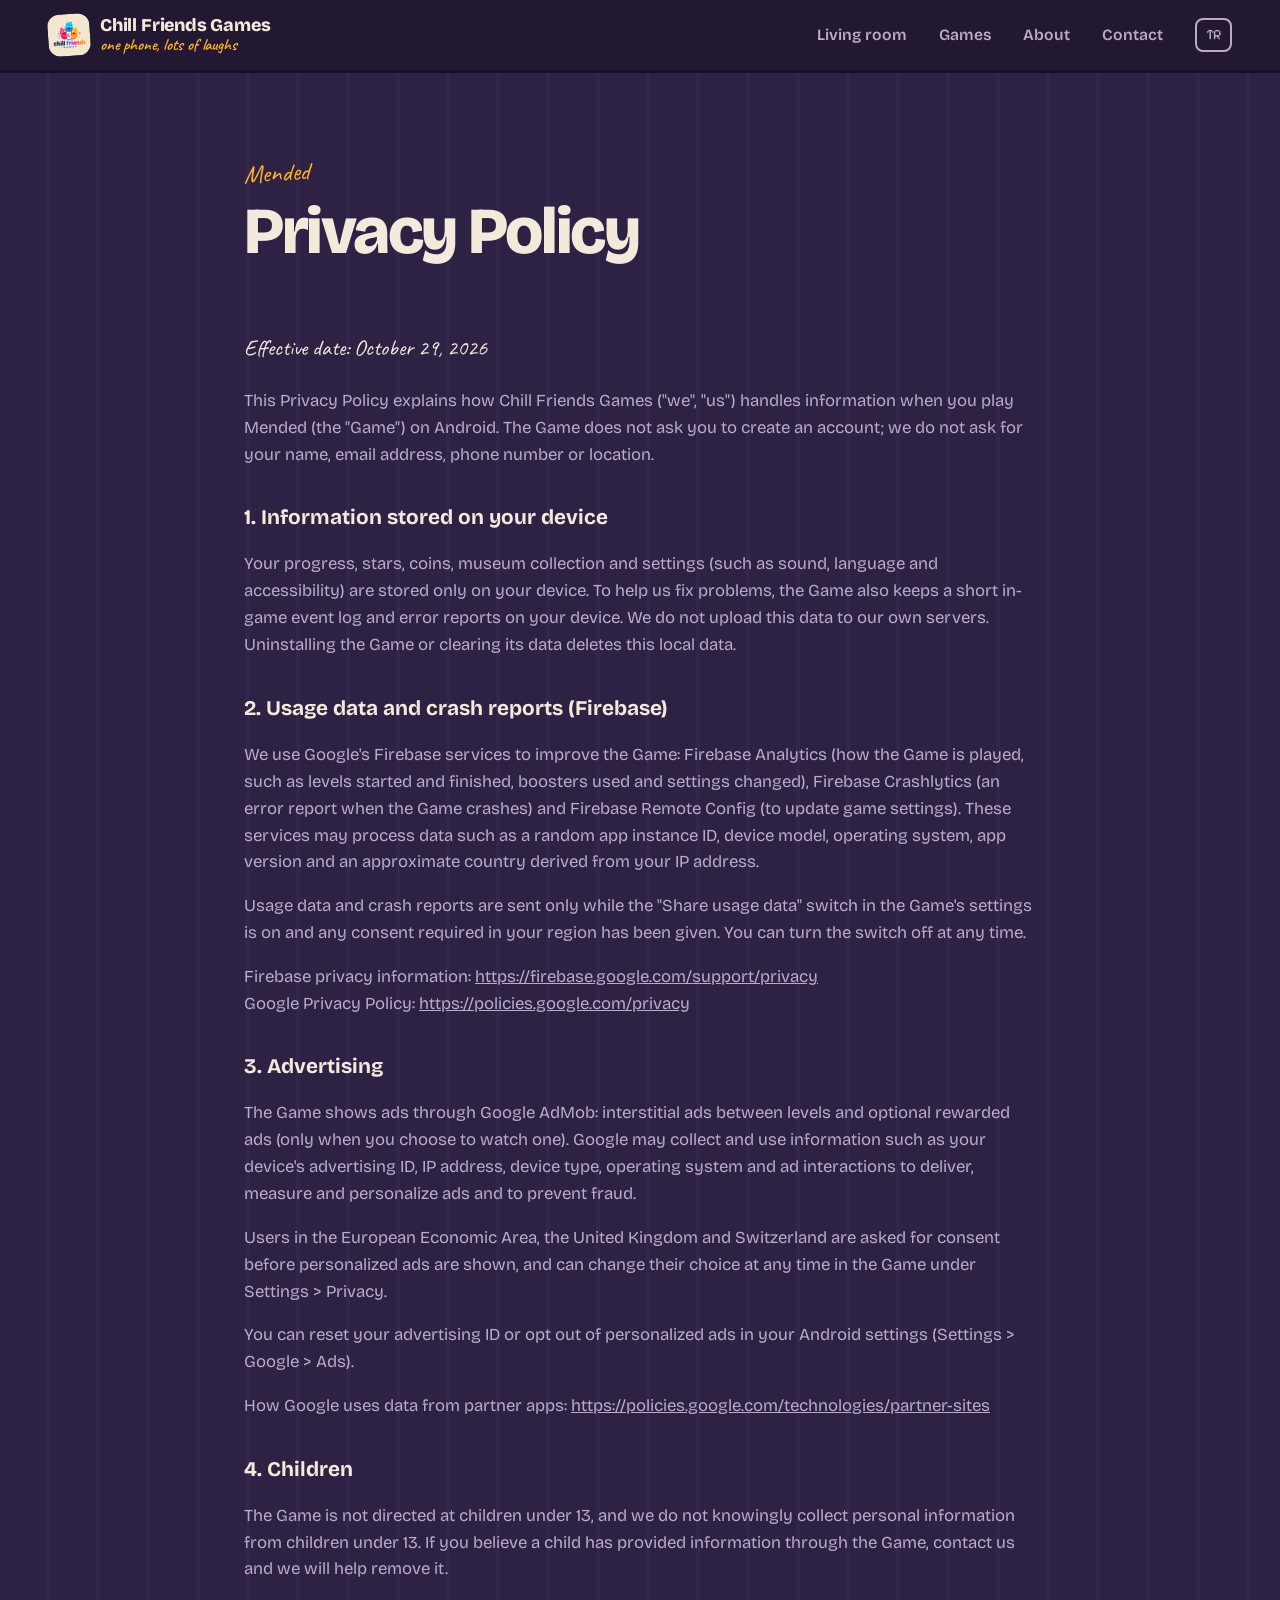
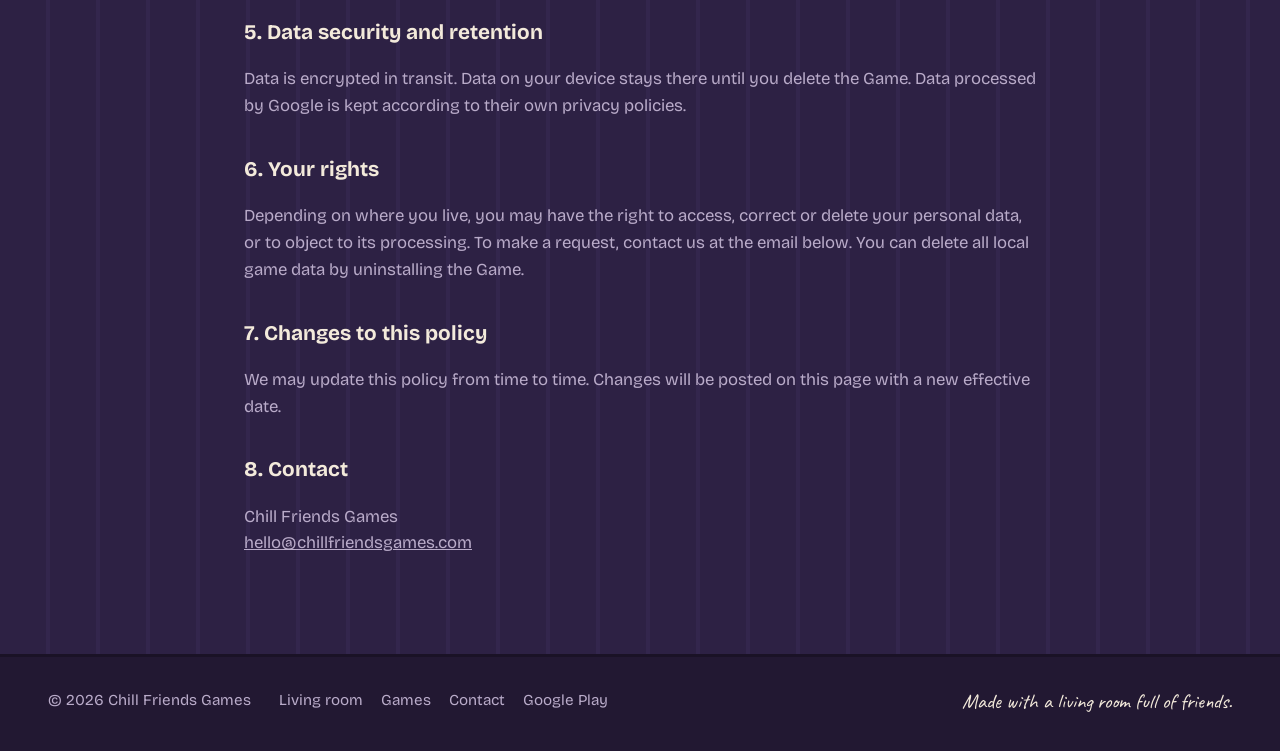
<file: mended-privacy.html>
<!DOCTYPE html>
<html lang="tr">
<head>
<meta charset="UTF-8">
<meta name="viewport" content="width=device-width, initial-scale=1">
<title>Mended Gizlilik Politikası | Chill Friends Games</title>
<meta name="description" content="Mended gizlilik politikası / Mended privacy policy.">
<meta name="theme-color" content="#221832">
<link rel="icon" type="image/png" href="img/logo-192.png">
<link rel="apple-touch-icon" href="img/logo-512.png">
<link rel="preconnect" href="https://fonts.googleapis.com">
<link rel="preconnect" href="https://fonts.gstatic.com" crossorigin>
<link href="https://fonts.googleapis.com/css2?family=Bricolage+Grotesque:opsz,wght@12..96,400;12..96,600;12..96,700;12..96,800&family=Caveat:wght@600;700&family=Pixelify+Sans:wght@400;600&display=swap" rel="stylesheet">
<link rel="stylesheet" href="css/site.css">
<link rel="stylesheet" href="css/pages.css">
<style>
  .policy { max-width: 72ch; }
  .policy h2 { font-size: 1.3rem; margin: 34px 0 10px; color: var(--text); }
  .policy p, .policy li { color: var(--text-dim); font-size: 1.05rem; line-height: 1.6; }
  .policy ul { padding-left: 1.2em; }
  .policy a { color: inherit; text-decoration: underline; word-break: break-word; }
  .policy .date { font-family: var(--hand); font-size: 1.4rem; color: var(--text); }
  html[lang="tr"] [data-lang="en"], html[lang="en"] [data-lang="tr"] { display: none; }
</style>
</head>
<body>

<header class="top">
  <a class="brand" href="./">
    <img src="img/logo-192.png" alt="" width="42" height="42">
    <span>Chill Friends Games<small data-i18n="tagline">tek telefon, çok kahkaha</small></span>
  </a>
  <button class="burger" aria-label="Menü" aria-expanded="false"><span></span></button>
  <nav class="nav">
    <a href="./" data-i18n="nav.home">Salon</a>
    <a href="oyunlar.html" data-i18n="nav.games">Oyunlar</a>
    <a href="hakkimizda.html" data-i18n="nav.about">Hakkımızda</a>
    <a href="iletisim.html" data-i18n="nav.contact">İletişim</a>
  </nav>
  <button class="lang" type="button">EN</button>
</header>

<main class="page">
  <article class="policy" data-lang="tr">
    <div class="page-head">
      <span class="scribble">Mended</span>
      <h1>Gizlilik Politikası</h1>
    </div>
    <p class="date">Yürürlük tarihi: 29 Ekim 2026</p>
    <p>Bu gizlilik politikası, Android için Mended'ı ("Oyun") oynadığınızda Chill Friends Games'in ("biz") bilgileri nasıl işlediğini açıklar. Oyun hesap açmanızı istemez; adınızı, e-posta adresinizi, telefon numaranızı veya konumunuzu sormayız.</p>

    <h2>1. Cihazınızda saklanan bilgiler</h2>
    <p>İlerlemeniz, yıldızlarınız, altınlarınız, müze koleksiyonunuz ve ayarlarınız (ses, dil, erişilebilirlik gibi) yalnızca cihazınızda saklanır. Oyun ayrıca hataları çözebilmek için cihazınızda kısa bir oyun içi olay kaydı ve hata raporları tutar. Bu verileri kendi sunucularımıza yüklemiyoruz. Oyunu kaldırmak veya verilerini temizlemek bu yerel verileri siler.</p>

    <h2>2. Kullanım verileri ve hata raporları (Firebase)</h2>
    <p>Oyunu geliştirmek için Google'ın Firebase hizmetlerini kullanırız: Firebase Analytics (oyunun nasıl oynandığı: başlanan ve bitirilen bölümler, kullanılan yardımcılar, değiştirilen ayarlar gibi), Firebase Crashlytics (oyun çöktüğünde hata raporu) ve Firebase Remote Config (oyun ayarlarını güncellemek). Bu hizmetler rastgele bir uygulama kimliği, cihaz modeli, işletim sistemi, uygulama sürümü ve IP adresinden çıkarılan yaklaşık ülke bilgisi gibi verileri işleyebilir.</p>
    <p>Kullanım verileri ve hata raporları yalnızca Oyun'un ayarlarındaki "Kullanım verisini paylaş" anahtarı açıkken ve bulunduğunuz bölgede gereken onay verilmişse gönderilir. Anahtarı istediğiniz zaman kapatabilirsiniz.</p>
    <p>Firebase gizlilik bilgileri: <a href="https://firebase.google.com/support/privacy">https://firebase.google.com/support/privacy</a><br>Google Gizlilik Politikası: <a href="https://policies.google.com/privacy">https://policies.google.com/privacy</a></p>

    <h2>3. Reklamlar</h2>
    <p>Oyun, Google AdMob aracılığıyla reklam gösterir: bölümler arasında geçiş reklamları ve isteğe bağlı ödüllü reklamlar (yalnızca siz izlemeyi seçerseniz). Google; reklamları sunmak, ölçmek, kişiselleştirmek ve sahtekarlığı önlemek için cihazınızın reklam kimliği, IP adresi, cihaz türü, işletim sistemi ve reklam etkileşimleri gibi bilgileri toplayıp kullanabilir.</p>
    <p>Avrupa Ekonomik Alanı, Birleşik Krallık ve İsviçre'deki kullanıcılardan kişiselleştirilmiş reklamlar gösterilmeden önce onay istenir. Bu tercih Oyun'da Ayarlar &gt; Gizlilik bölümünden istediğiniz zaman değiştirilebilir.</p>
    <p>Reklam kimliğinizi sıfırlayabilir veya kişiselleştirilmiş reklamları Android ayarlarınızdan kapatabilirsiniz (Ayarlar &gt; Google &gt; Reklamlar).</p>
    <p>Google'ın iş ortağı uygulamalardan gelen verileri nasıl kullandığı: <a href="https://policies.google.com/technologies/partner-sites">https://policies.google.com/technologies/partner-sites</a></p>

    <h2>4. Çocuklar</h2>
    <p>Oyun 13 yaşından küçük çocuklara yönelik değildir ve 13 yaşından küçük çocuklardan bilerek kişisel bilgi toplamayız. Bir çocuğun Oyun üzerinden bilgi paylaştığını düşünüyorsanız bize ulaşın, kaldırılmasına yardımcı olalım.</p>

    <h2>5. Veri güvenliği ve saklama</h2>
    <p>Veriler aktarım sırasında şifrelenir. Cihazınızdaki veriler Oyun'u silene kadar orada kalır. Google tarafından işlenen veriler kendi gizlilik politikalarına göre saklanır.</p>

    <h2>6. Haklarınız</h2>
    <p>Yaşadığınız yere bağlı olarak kişisel verilerinize erişme, düzeltme, silme veya işlenmesine itiraz etme hakkınız olabilir. Talepte bulunmak için aşağıdaki e-posta adresinden bize ulaşın. Tüm yerel oyun verilerini Oyun'u kaldırarak silebilirsiniz.</p>

    <h2>7. Değişiklikler</h2>
    <p>Bu politikayı zaman zaman güncelleyebiliriz. Değişiklikler yeni bir yürürlük tarihiyle bu sayfada yayınlanır.</p>

    <h2>8. İletişim</h2>
    <p>Chill Friends Games<br><a href="mailto:hello@chillfriendsgames.com">hello@chillfriendsgames.com</a></p>
  </article>

  <article class="policy" data-lang="en">
    <div class="page-head">
      <span class="scribble">Mended</span>
      <h1>Privacy Policy</h1>
    </div>
    <p class="date">Effective date: October 29, 2026</p>
    <p>This Privacy Policy explains how Chill Friends Games ("we", "us") handles information when you play Mended (the "Game") on Android. The Game does not ask you to create an account; we do not ask for your name, email address, phone number or location.</p>

    <h2>1. Information stored on your device</h2>
    <p>Your progress, stars, coins, museum collection and settings (such as sound, language and accessibility) are stored only on your device. To help us fix problems, the Game also keeps a short in-game event log and error reports on your device. We do not upload this data to our own servers. Uninstalling the Game or clearing its data deletes this local data.</p>

    <h2>2. Usage data and crash reports (Firebase)</h2>
    <p>We use Google's Firebase services to improve the Game: Firebase Analytics (how the Game is played, such as levels started and finished, boosters used and settings changed), Firebase Crashlytics (an error report when the Game crashes) and Firebase Remote Config (to update game settings). These services may process data such as a random app instance ID, device model, operating system, app version and an approximate country derived from your IP address.</p>
    <p>Usage data and crash reports are sent only while the "Share usage data" switch in the Game's settings is on and any consent required in your region has been given. You can turn the switch off at any time.</p>
    <p>Firebase privacy information: <a href="https://firebase.google.com/support/privacy">https://firebase.google.com/support/privacy</a><br>Google Privacy Policy: <a href="https://policies.google.com/privacy">https://policies.google.com/privacy</a></p>

    <h2>3. Advertising</h2>
    <p>The Game shows ads through Google AdMob: interstitial ads between levels and optional rewarded ads (only when you choose to watch one). Google may collect and use information such as your device's advertising ID, IP address, device type, operating system and ad interactions to deliver, measure and personalize ads and to prevent fraud.</p>
    <p>Users in the European Economic Area, the United Kingdom and Switzerland are asked for consent before personalized ads are shown, and can change their choice at any time in the Game under Settings &gt; Privacy.</p>
    <p>You can reset your advertising ID or opt out of personalized ads in your Android settings (Settings &gt; Google &gt; Ads).</p>
    <p>How Google uses data from partner apps: <a href="https://policies.google.com/technologies/partner-sites">https://policies.google.com/technologies/partner-sites</a></p>

    <h2>4. Children</h2>
    <p>The Game is not directed at children under 13, and we do not knowingly collect personal information from children under 13. If you believe a child has provided information through the Game, contact us and we will help remove it.</p>

    <h2>5. Data security and retention</h2>
    <p>Data is encrypted in transit. Data on your device stays there until you delete the Game. Data processed by Google is kept according to their own privacy policies.</p>

    <h2>6. Your rights</h2>
    <p>Depending on where you live, you may have the right to access, correct or delete your personal data, or to object to its processing. To make a request, contact us at the email below. You can delete all local game data by uninstalling the Game.</p>

    <h2>7. Changes to this policy</h2>
    <p>We may update this policy from time to time. Changes will be posted on this page with a new effective date.</p>

    <h2>8. Contact</h2>
    <p>Chill Friends Games<br><a href="mailto:hello@chillfriendsgames.com">hello@chillfriendsgames.com</a></p>
  </article>
</main>

<footer class="foot">
  <span>© 2026 Chill Friends Games</span>
  <nav>
    <a href="./" data-i18n="nav.home">Salon</a>
    <a href="oyunlar.html" data-i18n="nav.games">Oyunlar</a>
    <a href="iletisim.html" data-i18n="nav.contact">İletişim</a>
    <a href="https://play.google.com/store/apps/developer?id=Chill+Friends+Games">Google Play</a>
  </nav>
  <span class="sign" data-i18n="foot.sign">Bir salon dolusu arkadaşla yapıldı.</span>
</footer>

<script src="js/i18n.js"></script>
<script>
  const setTitle = () => {
    document.title = document.documentElement.lang === "en" ? "Mended Privacy Policy | Chill Friends Games" : "Mended Gizlilik Politikası | Chill Friends Games";
  };
  document.addEventListener("langchange", setTitle);
  const wanted = new URLSearchParams(location.search).get("lang");
  if ((wanted === "en" || wanted === "tr") && typeof I18N !== "undefined") I18N.set(wanted);
  setTitle();
</script>
</body>
</html>
</file>
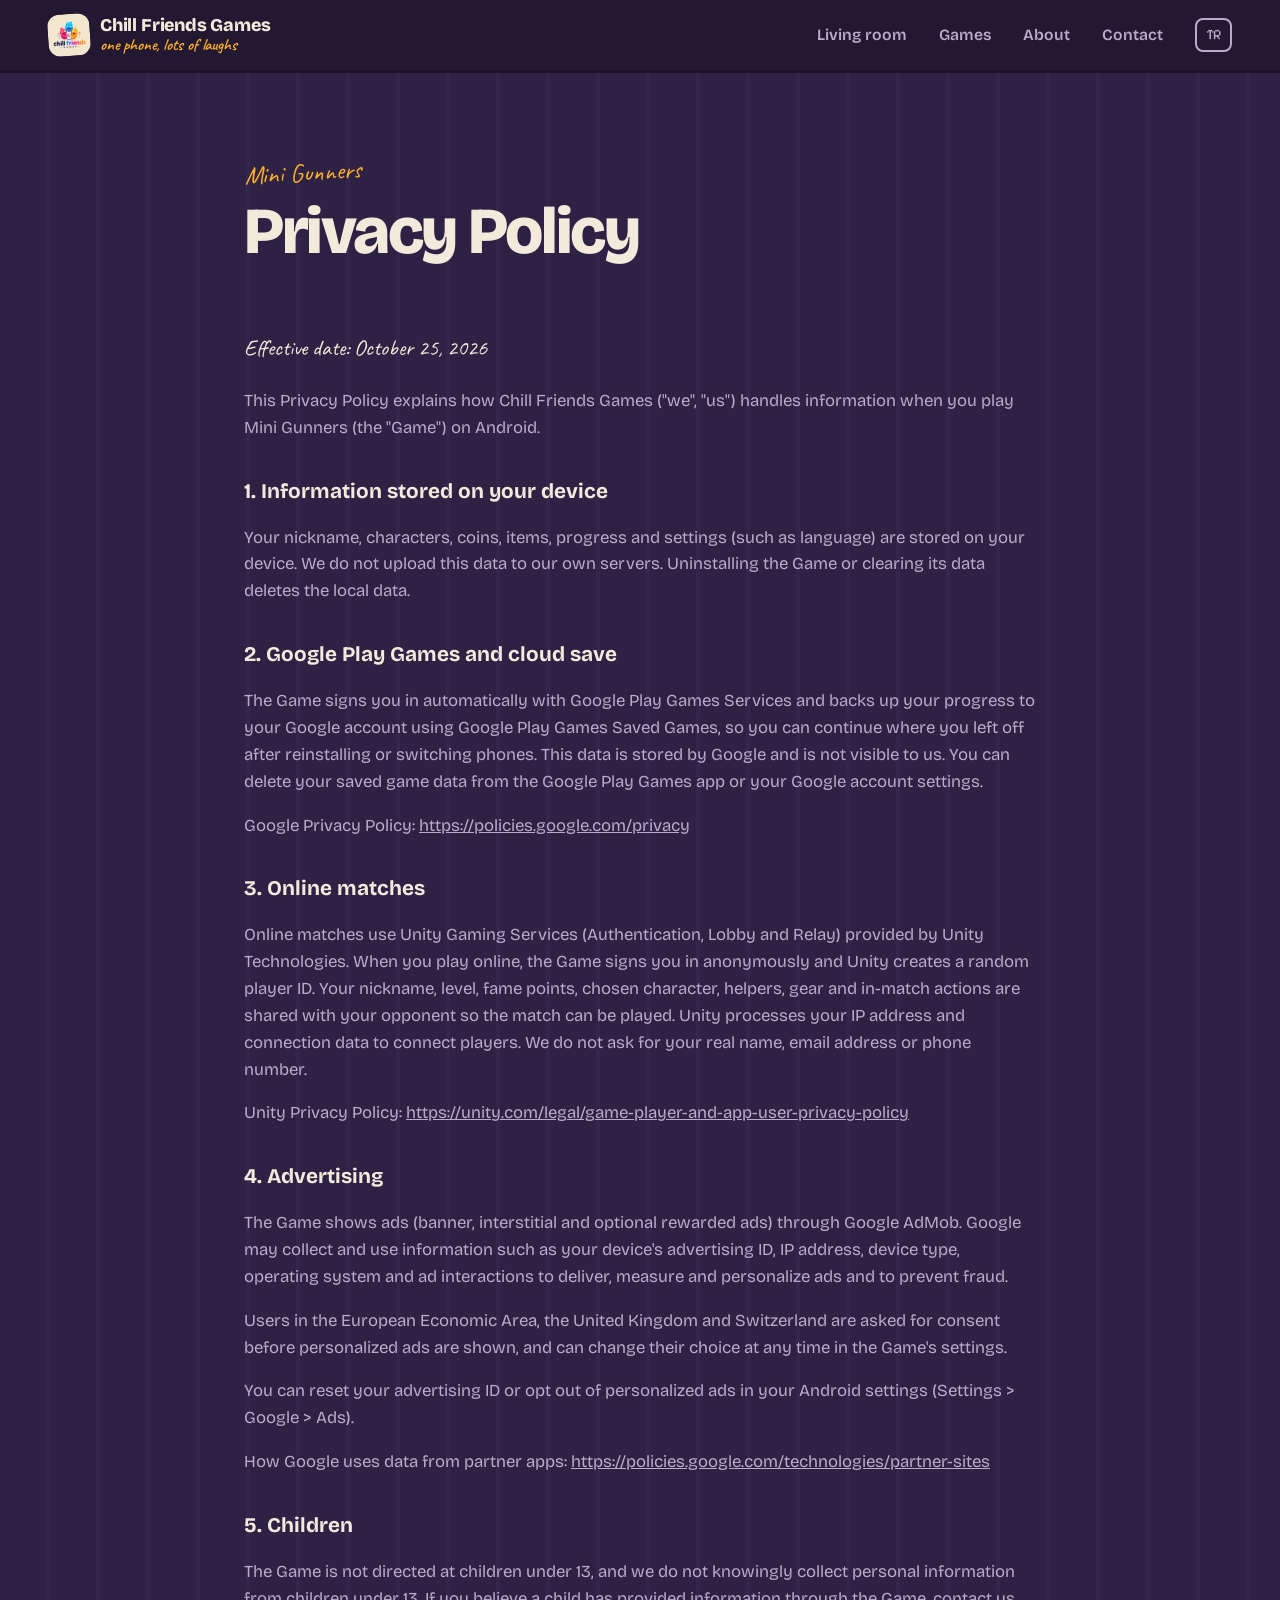
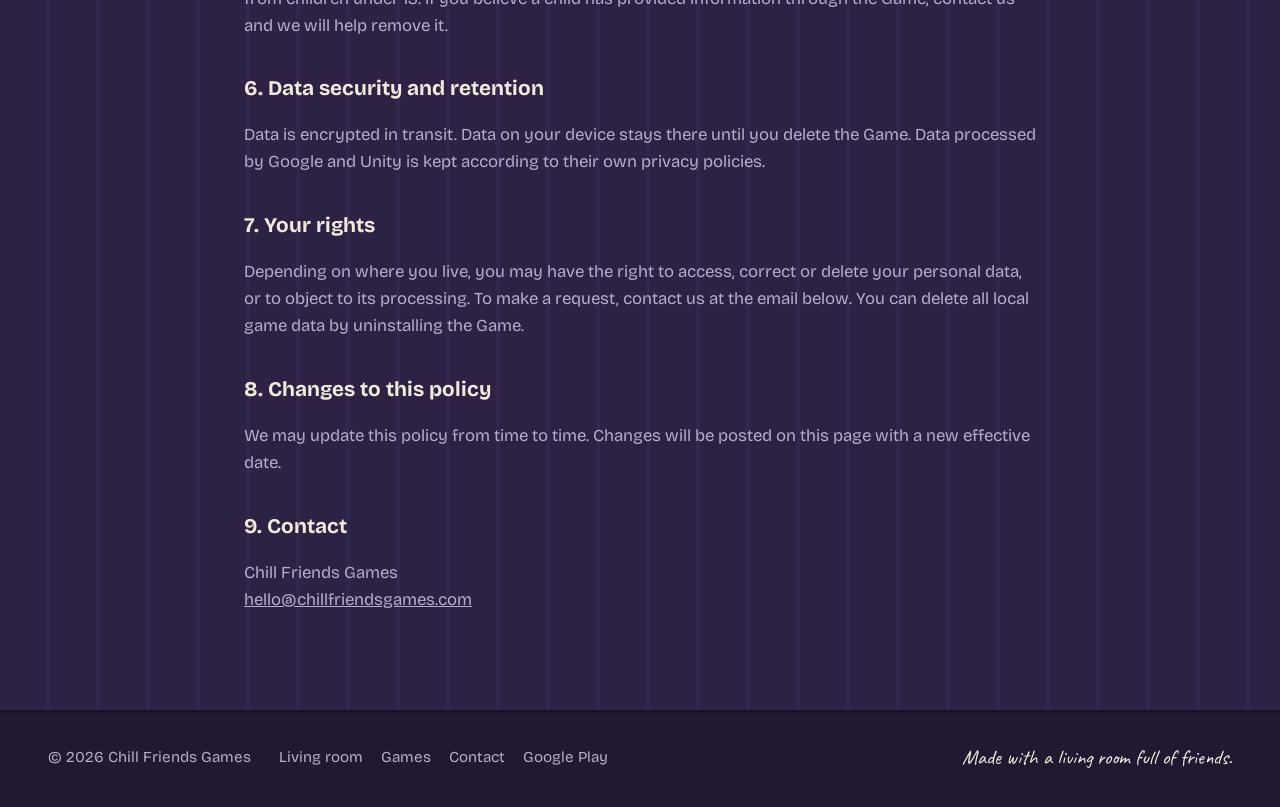
<file: minigunners-privacy.html>
<!DOCTYPE html>
<html lang="tr">
<head>
<meta charset="UTF-8">
<meta name="viewport" content="width=device-width, initial-scale=1">
<title>Mini Gunners Gizlilik Politikası | Chill Friends Games</title>
<meta name="description" content="Mini Gunners gizlilik politikası / Mini Gunners privacy policy.">
<meta name="theme-color" content="#221832">
<link rel="icon" type="image/png" href="img/logo-192.png">
<link rel="apple-touch-icon" href="img/logo-512.png">
<link rel="preconnect" href="https://fonts.googleapis.com">
<link rel="preconnect" href="https://fonts.gstatic.com" crossorigin>
<link href="https://fonts.googleapis.com/css2?family=Bricolage+Grotesque:opsz,wght@12..96,400;12..96,600;12..96,700;12..96,800&family=Caveat:wght@600;700&family=Pixelify+Sans:wght@400;600&display=swap" rel="stylesheet">
<link rel="stylesheet" href="css/site.css">
<link rel="stylesheet" href="css/pages.css">
<style>
  .policy { max-width: 72ch; }
  .policy h2 { font-size: 1.3rem; margin: 34px 0 10px; color: var(--text); }
  .policy p, .policy li { color: var(--text-dim); font-size: 1.05rem; line-height: 1.6; }
  .policy ul { padding-left: 1.2em; }
  .policy a { color: inherit; text-decoration: underline; word-break: break-word; }
  .policy .date { font-family: var(--hand); font-size: 1.4rem; color: var(--text); }
  html[lang="tr"] [data-lang="en"], html[lang="en"] [data-lang="tr"] { display: none; }
</style>
</head>
<body>

<header class="top">
  <a class="brand" href="./">
    <img src="img/logo-192.png" alt="" width="42" height="42">
    <span>Chill Friends Games<small data-i18n="tagline">tek telefon, çok kahkaha</small></span>
  </a>
  <button class="burger" aria-label="Menü" aria-expanded="false"><span></span></button>
  <nav class="nav">
    <a href="./" data-i18n="nav.home">Salon</a>
    <a href="oyunlar.html" data-i18n="nav.games">Oyunlar</a>
    <a href="hakkimizda.html" data-i18n="nav.about">Hakkımızda</a>
    <a href="iletisim.html" data-i18n="nav.contact">İletişim</a>
  </nav>
  <button class="lang" type="button">EN</button>
</header>

<main class="page">
  <article class="policy" data-lang="tr">
    <div class="page-head">
      <span class="scribble">Mini Gunners</span>
      <h1>Gizlilik Politikası</h1>
    </div>
    <p class="date">Yürürlük tarihi: 25 Ekim 2026</p>
    <p>Bu gizlilik politikası, Android için Mini Gunners'ı ("Oyun") oynadığınızda Chill Friends Games'in ("biz") bilgileri nasıl işlediğini açıklar.</p>

    <h2>1. Cihazınızda saklanan bilgiler</h2>
    <p>Takma adınız, karakterleriniz, altınlarınız, eşyalarınız, ilerlemeniz ve ayarlarınız (dil gibi) cihazınızda saklanır. Bu verileri kendi sunucularımıza yüklemiyoruz. Oyunu kaldırmak veya verilerini temizlemek yerel verileri siler.</p>

    <h2>2. Google Play Games ve bulut kayıt</h2>
    <p>Oyun, Google Play Games Hizmetleri ile otomatik olarak giriş yapar ve ilerlemenizi Google Play Games Kayıtlı Oyunlar özelliğiyle Google hesabınıza yedekler. Böylece oyunu yeniden yüklediğinizde veya telefon değiştirdiğinizde kaldığınız yerden devam edebilirsiniz. Bu veriler Google tarafından saklanır, biz göremeyiz. Kayıtlı oyun verilerinizi Google Play Games uygulamasından veya Google hesap ayarlarınızdan silebilirsiniz.</p>
    <p>Google Gizlilik Politikası: <a href="https://policies.google.com/privacy">https://policies.google.com/privacy</a></p>

    <h2>3. Online maçlar</h2>
    <p>Online maçlar Unity Technologies'in Unity Gaming Services (Authentication, Lobby ve Relay) hizmetlerini kullanır. Online oynadığınızda Oyun sizi anonim olarak giriş yaptırır ve Unity rastgele bir oyuncu kimliği oluşturur. Maçın oynanabilmesi için takma adınız, seviyeniz, şöhret puanınız, seçtiğiniz karakter, yardımcılarınız, teçhizatınız ve maç içi hareketleriniz rakibinizle paylaşılır. Unity, oyuncuları bağlamak için IP adresinizi ve bağlantı verilerinizi işler. Gerçek adınızı, e-posta adresinizi veya telefon numaranızı istemiyoruz.</p>
    <p>Unity Gizlilik Politikası: <a href="https://unity.com/legal/game-player-and-app-user-privacy-policy">https://unity.com/legal/game-player-and-app-user-privacy-policy</a></p>

    <h2>4. Reklamlar</h2>
    <p>Oyun, Google AdMob aracılığıyla reklam gösterir (banner, geçiş ve isteğe bağlı ödüllü reklamlar). Google; reklamları sunmak, ölçmek, kişiselleştirmek ve sahtekarlığı önlemek için cihazınızın reklam kimliği, IP adresi, cihaz türü, işletim sistemi ve reklam etkileşimleri gibi bilgileri toplayıp kullanabilir.</p>
    <p>Avrupa Ekonomik Alanı, Birleşik Krallık ve İsviçre'deki kullanıcılardan kişiselleştirilmiş reklamlar gösterilmeden önce onay istenir. Bu tercih Oyun'un ayarlarından istediğiniz zaman değiştirilebilir.</p>
    <p>Reklam kimliğinizi sıfırlayabilir veya kişiselleştirilmiş reklamları Android ayarlarınızdan kapatabilirsiniz (Ayarlar &gt; Google &gt; Reklamlar).</p>
    <p>Google'ın iş ortağı uygulamalardan gelen verileri nasıl kullandığı: <a href="https://policies.google.com/technologies/partner-sites">https://policies.google.com/technologies/partner-sites</a></p>

    <h2>5. Çocuklar</h2>
    <p>Oyun 13 yaşından küçük çocuklara yönelik değildir ve 13 yaşından küçük çocuklardan bilerek kişisel bilgi toplamayız. Bir çocuğun Oyun üzerinden bilgi paylaştığını düşünüyorsanız bize ulaşın, kaldırılmasına yardımcı olalım.</p>

    <h2>6. Veri güvenliği ve saklama</h2>
    <p>Veriler aktarım sırasında şifrelenir. Cihazınızdaki veriler Oyun'u silene kadar orada kalır. Google ve Unity tarafından işlenen veriler kendi gizlilik politikalarına göre saklanır.</p>

    <h2>7. Haklarınız</h2>
    <p>Yaşadığınız yere bağlı olarak kişisel verilerinize erişme, düzeltme, silme veya işlenmesine itiraz etme hakkınız olabilir. Talepte bulunmak için aşağıdaki e-posta adresinden bize ulaşın. Tüm yerel oyun verilerini Oyun'u kaldırarak silebilirsiniz.</p>

    <h2>8. Değişiklikler</h2>
    <p>Bu politikayı zaman zaman güncelleyebiliriz. Değişiklikler yeni bir yürürlük tarihiyle bu sayfada yayınlanır.</p>

    <h2>9. İletişim</h2>
    <p>Chill Friends Games<br><a href="mailto:hello@chillfriendsgames.com">hello@chillfriendsgames.com</a></p>
  </article>

  <article class="policy" data-lang="en">
    <div class="page-head">
      <span class="scribble">Mini Gunners</span>
      <h1>Privacy Policy</h1>
    </div>
    <p class="date">Effective date: October 25, 2026</p>
    <p>This Privacy Policy explains how Chill Friends Games ("we", "us") handles information when you play Mini Gunners (the "Game") on Android.</p>

    <h2>1. Information stored on your device</h2>
    <p>Your nickname, characters, coins, items, progress and settings (such as language) are stored on your device. We do not upload this data to our own servers. Uninstalling the Game or clearing its data deletes the local data.</p>

    <h2>2. Google Play Games and cloud save</h2>
    <p>The Game signs you in automatically with Google Play Games Services and backs up your progress to your Google account using Google Play Games Saved Games, so you can continue where you left off after reinstalling or switching phones. This data is stored by Google and is not visible to us. You can delete your saved game data from the Google Play Games app or your Google account settings.</p>
    <p>Google Privacy Policy: <a href="https://policies.google.com/privacy">https://policies.google.com/privacy</a></p>

    <h2>3. Online matches</h2>
    <p>Online matches use Unity Gaming Services (Authentication, Lobby and Relay) provided by Unity Technologies. When you play online, the Game signs you in anonymously and Unity creates a random player ID. Your nickname, level, fame points, chosen character, helpers, gear and in-match actions are shared with your opponent so the match can be played. Unity processes your IP address and connection data to connect players. We do not ask for your real name, email address or phone number.</p>
    <p>Unity Privacy Policy: <a href="https://unity.com/legal/game-player-and-app-user-privacy-policy">https://unity.com/legal/game-player-and-app-user-privacy-policy</a></p>

    <h2>4. Advertising</h2>
    <p>The Game shows ads (banner, interstitial and optional rewarded ads) through Google AdMob. Google may collect and use information such as your device's advertising ID, IP address, device type, operating system and ad interactions to deliver, measure and personalize ads and to prevent fraud.</p>
    <p>Users in the European Economic Area, the United Kingdom and Switzerland are asked for consent before personalized ads are shown, and can change their choice at any time in the Game's settings.</p>
    <p>You can reset your advertising ID or opt out of personalized ads in your Android settings (Settings &gt; Google &gt; Ads).</p>
    <p>How Google uses data from partner apps: <a href="https://policies.google.com/technologies/partner-sites">https://policies.google.com/technologies/partner-sites</a></p>

    <h2>5. Children</h2>
    <p>The Game is not directed at children under 13, and we do not knowingly collect personal information from children under 13. If you believe a child has provided information through the Game, contact us and we will help remove it.</p>

    <h2>6. Data security and retention</h2>
    <p>Data is encrypted in transit. Data on your device stays there until you delete the Game. Data processed by Google and Unity is kept according to their own privacy policies.</p>

    <h2>7. Your rights</h2>
    <p>Depending on where you live, you may have the right to access, correct or delete your personal data, or to object to its processing. To make a request, contact us at the email below. You can delete all local game data by uninstalling the Game.</p>

    <h2>8. Changes to this policy</h2>
    <p>We may update this policy from time to time. Changes will be posted on this page with a new effective date.</p>

    <h2>9. Contact</h2>
    <p>Chill Friends Games<br><a href="mailto:hello@chillfriendsgames.com">hello@chillfriendsgames.com</a></p>
  </article>
</main>

<footer class="foot">
  <span>© 2026 Chill Friends Games</span>
  <nav>
    <a href="./" data-i18n="nav.home">Salon</a>
    <a href="oyunlar.html" data-i18n="nav.games">Oyunlar</a>
    <a href="iletisim.html" data-i18n="nav.contact">İletişim</a>
    <a href="https://play.google.com/store/apps/developer?id=Chill+Friends+Games">Google Play</a>
  </nav>
  <span class="sign" data-i18n="foot.sign">Bir salon dolusu arkadaşla yapıldı.</span>
</footer>

<script src="js/i18n.js"></script>
<script>
  const setTitle = () => {
    document.title = document.documentElement.lang === "en" ? "Mini Gunners Privacy Policy | Chill Friends Games" : "Mini Gunners Gizlilik Politikası | Chill Friends Games";
  };
  document.addEventListener("langchange", setTitle);
  const wanted = new URLSearchParams(location.search).get("lang");
  if ((wanted === "en" || wanted === "tr") && typeof I18N !== "undefined") I18N.set(wanted);
  setTitle();
</script>
</body>
</html>
</file>
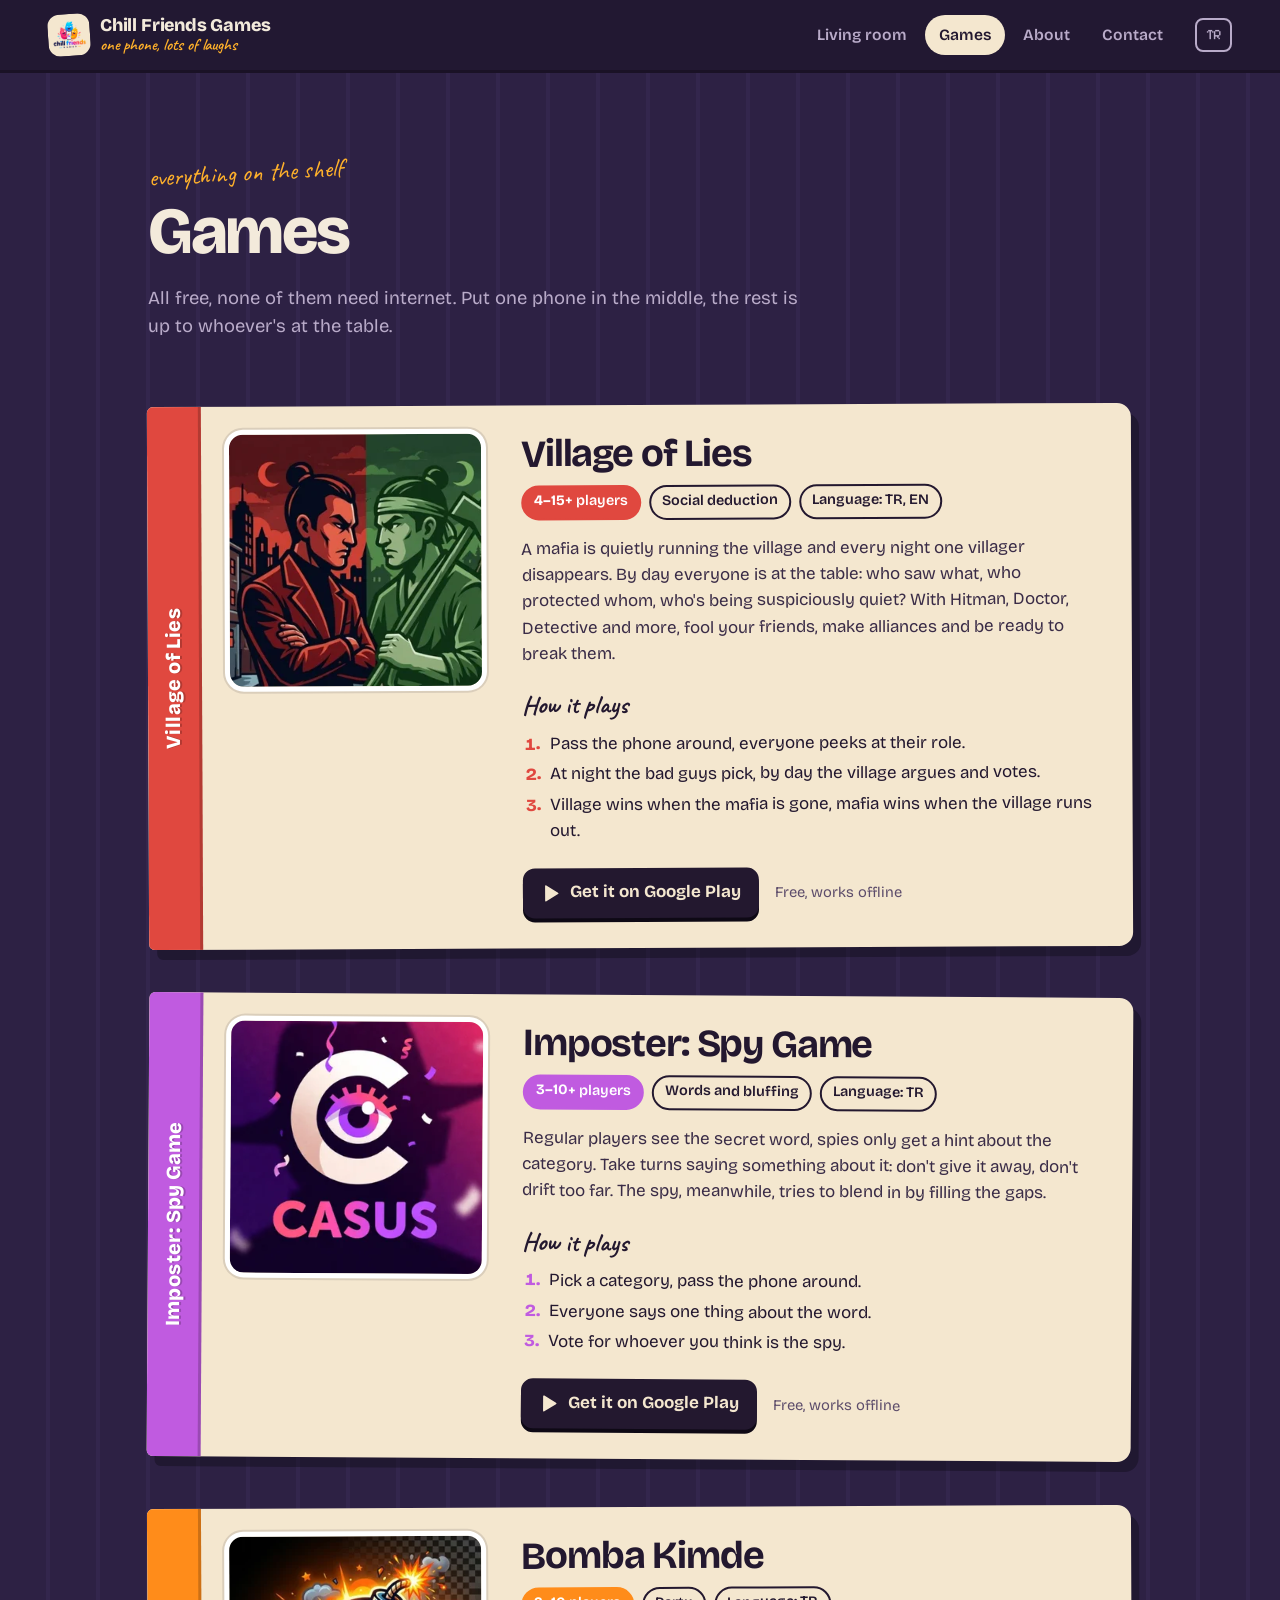
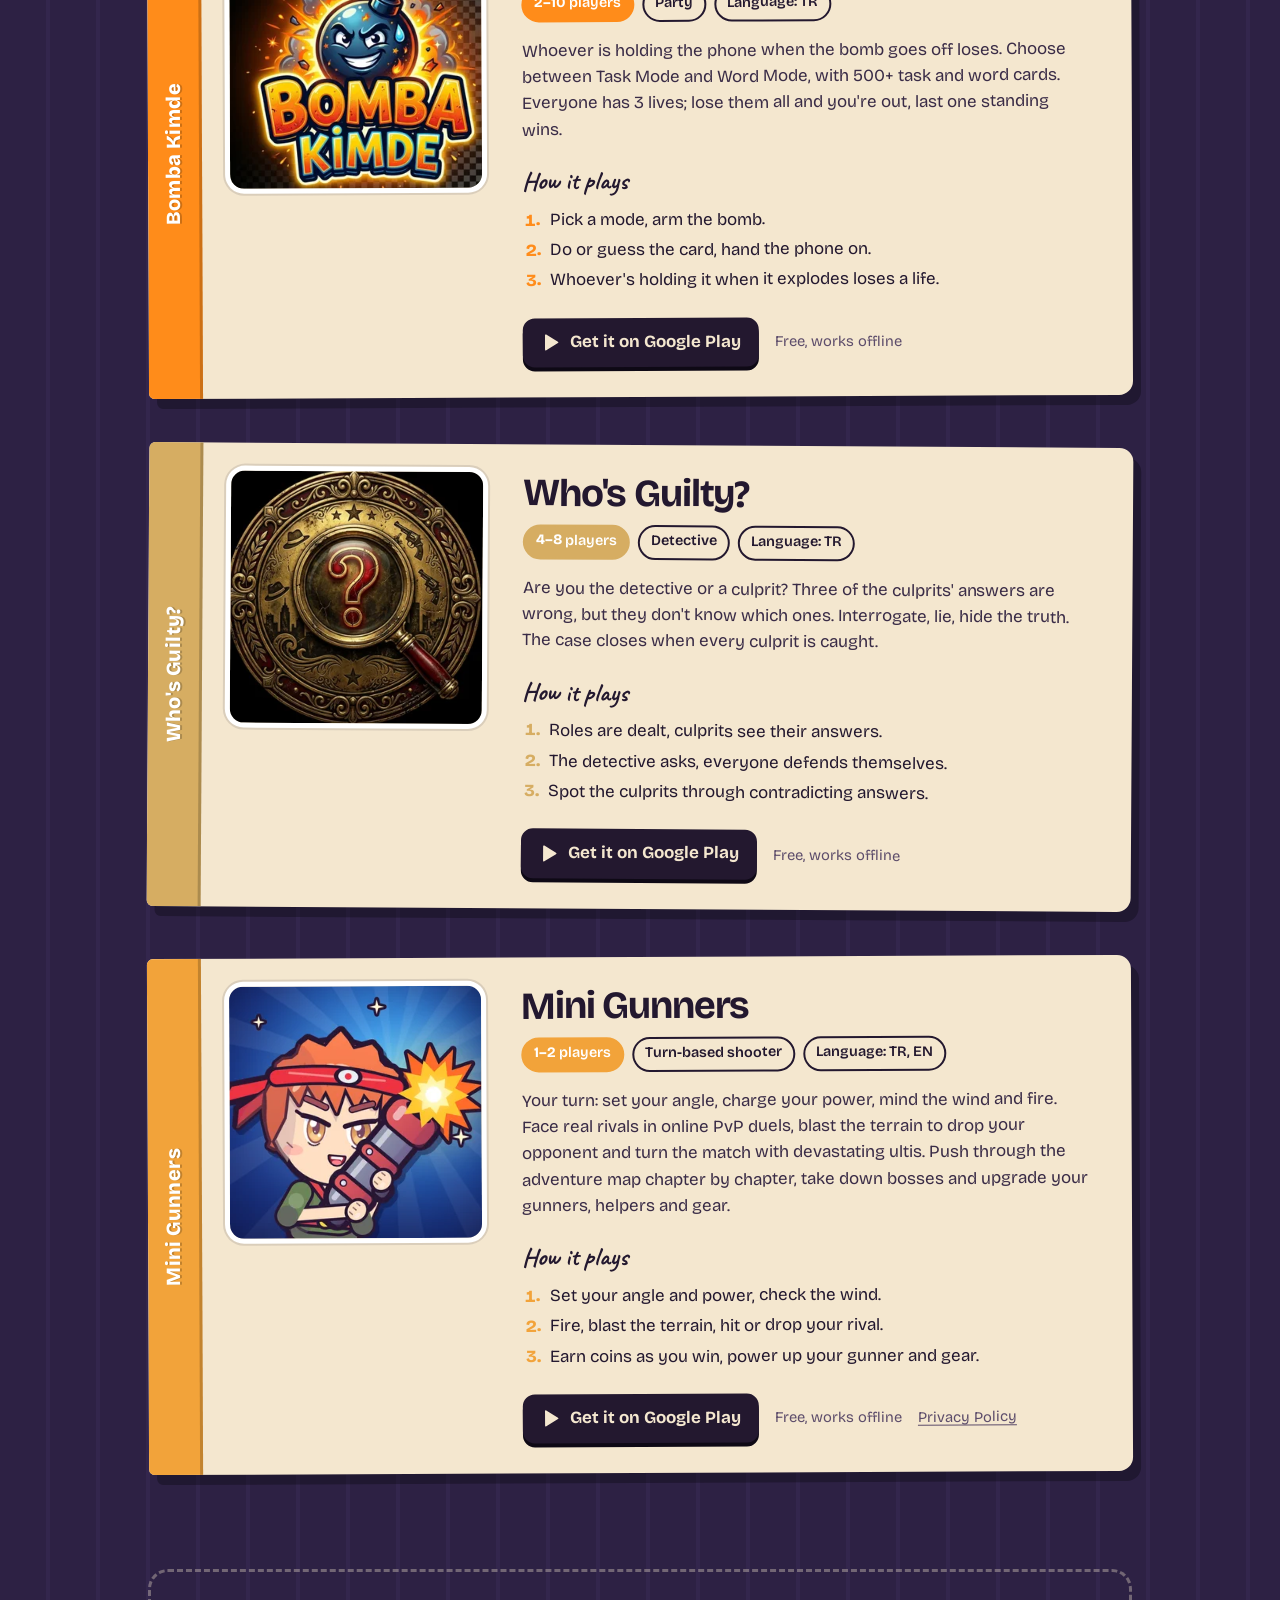
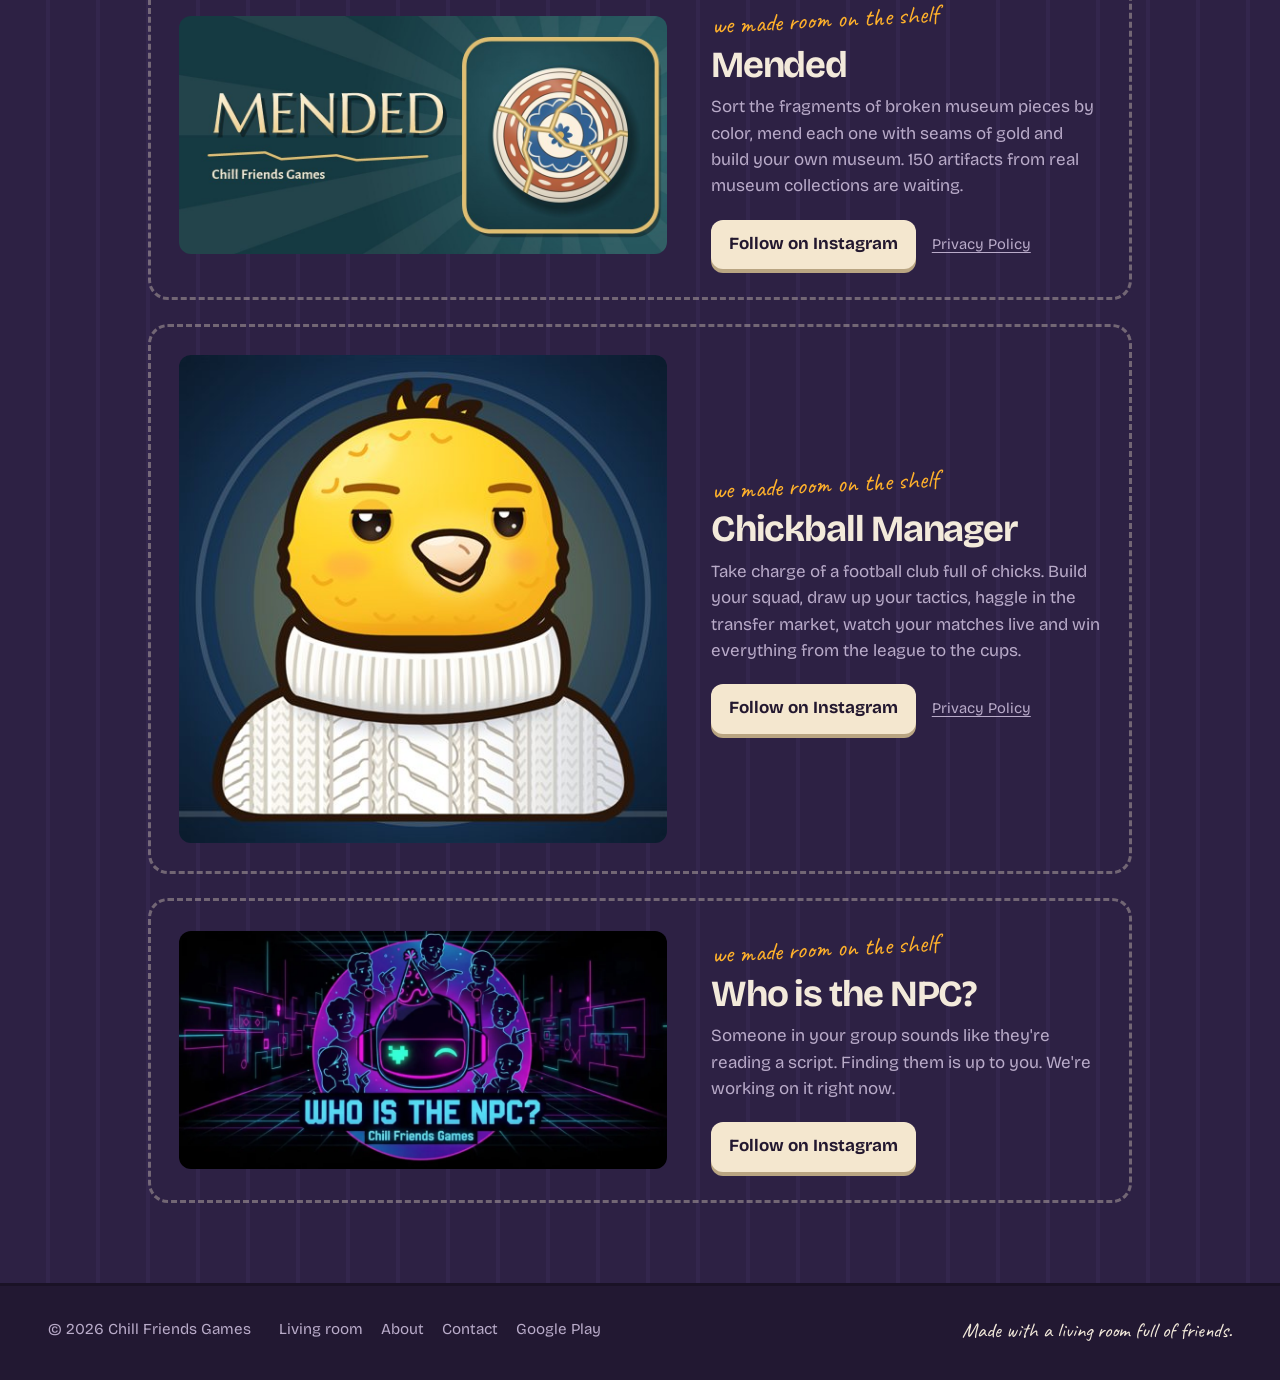
<file: oyunlar.html>
<!DOCTYPE html>
<html lang="tr">
<head>
<meta charset="UTF-8">
<meta name="viewport" content="width=device-width, initial-scale=1">
<title>Oyunlar | Chill Friends Games</title>
<meta name="description" content="Vampir Köylü, Casus, Bomba Kimde ve Suçlu Kim? Tek telefonla, internetsiz oynanan ücretsiz parti oyunları.">
<meta property="og:image" content="https://chillfriendsgames.com/img/og.jpg">
<meta name="theme-color" content="#221832">
<link rel="icon" type="image/png" href="img/logo-192.png">
<link rel="apple-touch-icon" href="img/logo-512.png">
<link rel="preconnect" href="https://fonts.googleapis.com">
<link rel="preconnect" href="https://fonts.gstatic.com" crossorigin>
<link href="https://fonts.googleapis.com/css2?family=Bricolage+Grotesque:opsz,wght@12..96,400;12..96,600;12..96,700;12..96,800&family=Caveat:wght@600;700&family=Pixelify+Sans:wght@400;600&display=swap" rel="stylesheet">
<link rel="stylesheet" href="css/site.css">
<link rel="stylesheet" href="css/pages.css">
</head>
<body data-title="games.title">

<header class="top">
  <a class="brand" href="./">
    <img src="img/logo-192.png" alt="" width="42" height="42">
    <span>Chill Friends Games<small data-i18n="tagline">tek telefon, çok kahkaha</small></span>
  </a>
  <button class="burger" aria-label="Menü" aria-expanded="false"><span></span></button>
  <nav class="nav">
    <a href="./" data-i18n="nav.home">Salon</a>
    <a href="oyunlar.html" aria-current="page" data-i18n="nav.games">Oyunlar</a>
    <a href="hakkimizda.html" data-i18n="nav.about">Hakkımızda</a>
    <a href="iletisim.html" data-i18n="nav.contact">İletişim</a>
  </nav>
  <button class="lang" type="button">EN</button>
</header>

<main class="page">
  <div class="page-head">
    <span class="scribble" data-i18n="games.scrib">raftakilerin hepsi</span>
    <h1 data-i18n="games.h1">Oyunlar</h1>
    <p data-i18n="games.lead">Hepsi ücretsiz, hiçbiri internet istemez. Bir telefonu ortaya koyun, gerisi masadakilere kalmış.</p>
  </div>

  <div class="boxes" id="boxes">
    <noscript><p><a href="https://play.google.com/store/apps/developer?id=Chill+Friends+Games">Google Play'de tüm oyunlar</a></p></noscript>
  </div>

  <section class="soons" id="soon"></section>
</main>

<footer class="foot">
  <span>© 2026 Chill Friends Games</span>
  <nav>
    <a href="./" data-i18n="nav.home">Salon</a>
    <a href="hakkimizda.html" data-i18n="nav.about">Hakkımızda</a>
    <a href="iletisim.html" data-i18n="nav.contact">İletişim</a>
    <a href="https://play.google.com/store/apps/developer?id=Chill+Friends+Games">Google Play</a>
  </nav>
  <span class="sign" data-i18n="foot.sign">Bir salon dolusu arkadaşla yapıldı.</span>
</footer>

<script src="js/data.js"></script>
<script src="js/i18n.js"></script>
<script src="js/oyunlar.js"></script>
</body>
</html>
</file>
<file: css/site.css>
:root {
  --wall: #2d2144;
  --wall-line: #33264d;
  --wall-deep: #221832;
  --wood: #7a4b32;
  --wood-dark: #553220;
  --wood-light: #9a6443;
  --floor: #4a2f22;
  --cream: #f4e7cf;
  --paper: #fbf3e2;
  --ink: #23182f;
  --ink-soft: #5d4d6b;
  --couch: #c3423b;
  --couch-dark: #9c312c;
  --pink: #ff5c8a;
  --blue: #3bb4ff;
  --orange: #ffb12b;
  --mint: #4fd1a1;
  --lilac: #a98bea;
  --phosphor: #a6f7da;
  --lamp: #ffcb7d;
  --text: #f3eadb;
  --text-dim: #b9abc9;
  --display: "Bricolage Grotesque", system-ui, sans-serif;
  --pixel: "Pixelify Sans", ui-monospace, monospace;
  --hand: "Caveat", cursive;
  --gutter: clamp(16px, 4vw, 48px);
}

* { box-sizing: border-box; }
html { -webkit-text-size-adjust: 100%; }
body {
  margin: 0;
  font-family: var(--display);
  font-size: 1.0625rem;
  line-height: 1.55;
  color: var(--text);
  background-color: var(--wall);
  background-image: repeating-linear-gradient(90deg, transparent 0 46px, var(--wall-line) 46px 50px);
  min-height: 100vh;
  display: flex;
  flex-direction: column;
}
img { max-width: 100%; display: block; }
a { color: inherit; }
button { font: inherit; color: inherit; }
:focus-visible { outline: 3px solid var(--orange); outline-offset: 3px; border-radius: 6px; }
::selection { background: var(--pink); color: #fff; }

.top {
  position: relative;
  z-index: 20;
  display: flex;
  align-items: center;
  gap: 18px;
  padding: 14px var(--gutter);
  background: var(--wall-deep);
  border-bottom: 3px solid #1a1226;
}
.brand {
  display: flex;
  align-items: center;
  gap: 10px;
  text-decoration: none;
  margin-right: auto;
  font-weight: 800;
  font-size: 1.12rem;
  letter-spacing: -0.01em;
  line-height: 1;
}
.brand img {
  width: 42px;
  height: 42px;
  border-radius: 12px;
  background: var(--cream);
  padding: 2px;
  transform: rotate(-4deg);
  transition: transform .2s;
}
.brand:hover img { transform: rotate(3deg) scale(1.05); }
.brand small {
  display: block;
  font-family: var(--hand);
  font-weight: 600;
  font-size: 1.05rem;
  color: var(--orange);
  margin-top: 2px;
}
.nav { display: flex; gap: 4px; }
.nav a {
  text-decoration: none;
  padding: 8px 14px;
  border-radius: 999px;
  color: var(--text-dim);
  font-weight: 600;
  font-size: .98rem;
}
.nav a:hover { color: var(--text); background: rgba(255,255,255,.06); }
.nav a[aria-current="page"] { color: var(--ink); background: var(--cream); }
.lang {
  border: 2px solid var(--text-dim);
  background: none;
  border-radius: 8px;
  padding: 4px 9px;
  font-family: var(--pixel);
  font-size: .9rem;
  cursor: pointer;
  color: var(--text-dim);
}
.lang:hover { color: var(--text); border-color: var(--text); }
.burger { display: none; }

@media (max-width: 760px) {
  .top { flex-wrap: wrap; gap: 10px; padding-block: 10px; }
  .brand small { display: none; }
  .burger {
    display: grid;
    place-items: center;
    width: 40px; height: 40px;
    border: 0;
    border-radius: 10px;
    background: rgba(255,255,255,.07);
    cursor: pointer;
  }
  .burger span, .burger span::before, .burger span::after {
    content: "";
    display: block;
    width: 18px; height: 2px;
    background: var(--text);
    border-radius: 2px;
    position: relative;
  }
  .burger span::before { position: absolute; top: -6px; }
  .burger span::after { position: absolute; top: 6px; }
  .nav { display: none; order: 9; width: 100%; flex-direction: column; padding: 6px 0 4px; }
  .top.open .nav { display: flex; }
  .nav a { padding: 11px 14px; border-radius: 10px; }
}

main { flex: 1; }

.page {
  max-width: 1080px;
  margin: 0 auto;
  padding: clamp(36px, 7vw, 80px) var(--gutter) 80px;
}
.page-head { max-width: 680px; margin-bottom: clamp(36px, 6vw, 64px); }
.page-head h1 {
  font-size: clamp(2.3rem, 6.5vw, 4.1rem);
  line-height: 1.02;
  letter-spacing: -0.035em;
  margin: 0 0 18px;
  font-weight: 800;
  text-wrap: balance;
}
.page-head p { color: var(--text-dim); font-size: 1.15rem; margin: 0; max-width: 56ch; }
.scribble {
  font-family: var(--hand);
  font-size: 1.6rem;
  color: var(--orange);
  display: inline-block;
  transform: rotate(-3deg);
  margin-bottom: 6px;
}

.btn {
  display: inline-flex;
  align-items: center;
  gap: 9px;
  padding: 11px 18px 12px;
  border-radius: 12px;
  background: var(--ink);
  color: var(--cream);
  font-weight: 700;
  text-decoration: none;
  border: 0;
  cursor: pointer;
  box-shadow: 0 4px 0 #0e0915;
  transition: transform .1s, box-shadow .1s;
}
.btn:hover { transform: translateY(-1px); box-shadow: 0 5px 0 #0e0915; }
.btn:active { transform: translateY(3px); box-shadow: 0 1px 0 #0e0915; }
.btn svg { width: 20px; height: 20px; flex: none; }
.btn.light { background: var(--cream); color: var(--ink); box-shadow: 0 4px 0 #b9a582; }
.btn.light:active { box-shadow: 0 1px 0 #b9a582; }

.foot {
  padding: 28px var(--gutter) 34px;
  background: var(--wall-deep);
  border-top: 3px solid #1a1226;
  color: var(--text-dim);
  font-size: .95rem;
  display: flex;
  flex-wrap: wrap;
  gap: 14px 28px;
  align-items: center;
}
.foot nav { display: flex; gap: 18px; flex-wrap: wrap; }
.foot a { text-decoration: none; }
.foot a:hover { color: var(--text); text-decoration: underline; }
.foot .sign { margin-left: auto; font-family: var(--hand); font-size: 1.3rem; color: var(--text); }

@media (prefers-reduced-motion: reduce) {
  *, *::before, *::after { animation-duration: .01ms !important; animation-iteration-count: 1 !important; transition-duration: .01ms !important; }
}
</file>
<file: css/salon.css>
.sr {
  position: absolute;
  width: 1px; height: 1px;
  overflow: hidden;
  clip: rect(0 0 0 0);
  white-space: nowrap;
}

body.home { background-image: none; }

.salon {
  --floor-y: 70%;
  position: relative;
  flex: none;
  height: calc(100svh - 73px);
  min-height: 520px;
  overflow: hidden;
  background:
    linear-gradient(to bottom, transparent 0 var(--floor-y), var(--floor) var(--floor-y)),
    repeating-linear-gradient(90deg, transparent 0 46px, var(--wall-line) 46px 50px),
    var(--wall);
  user-select: none;
  -webkit-user-select: none;
}
.salon::after {
  content: "";
  position: absolute;
  left: 0; right: 0;
  top: var(--floor-y);
  height: 12px;
  background: #3a241a;
  pointer-events: none;
  z-index: 0;
}
.salon::before {
  content: "";
  position: absolute;
  left: 0; right: 0; bottom: 0;
  top: var(--floor-y);
  background: repeating-linear-gradient(90deg, transparent 0 138px, rgba(0,0,0,.14) 138px 141px);
  pointer-events: none;
  z-index: 0;
}

.stage {
  position: absolute;
  left: 50%;
  top: 50%;
  width: 1600px;
  height: 900px;
  transform-origin: 50% 50%;
  transform: translate(-50%, -50%) scale(var(--s, 1));
  z-index: 1;
  --cart-fs: 10px;
}
.stage.port { width: 900px; height: 1500px; --cart-fs: 9.4px; }

.piece { position: absolute; display: block; }
.piece > svg { width: 100%; height: 100%; display: block; overflow: visible; }
svg.piece { overflow: visible; }

.window  { left: 100px;  top: 80px;  width: 250px;  height: 290px; z-index: 2; }
.curtain { left: 318px;  top: 64px;  width: 70px;   height: 330px; z-index: 3; }
.lamp    { left: 380px;  top: 0;     width: 160px;  height: 260px; z-index: 4; }
.glow {
  position: absolute;
  left: 60px; top: -160px;
  width: 800px; height: 800px;
  border-radius: 50%;
  background: radial-gradient(closest-side, rgba(255, 203, 125, .2), rgba(255, 203, 125, .06) 60%, transparent);
  pointer-events: none;
  z-index: 1;
}
.poster {
  left: 1062px; top: 40px;
  width: 128px; height: 128px;
  padding: 10px;
  background: var(--cream);
  border: 7px solid #1b1424;
  transform: rotate(3deg);
  box-shadow: 4px 6px 0 rgba(0,0,0,.25);
  z-index: 2;
}
.poster::before {
  content: "";
  position: absolute;
  left: 50%; top: -26px;
  width: 2px; height: 24px;
  background: #1b1424;
}
.note {
  left: 112px; top: 396px;
  width: 224px;
  padding: 18px 18px 22px;
  background: #fff07a;
  color: var(--ink);
  transform: rotate(-4deg);
  box-shadow: 3px 5px 0 rgba(0,0,0,.22);
  z-index: 18;
}
.note::before {
  content: "";
  position: absolute;
  top: -12px; left: 50%;
  width: 70px; height: 24px;
  margin-left: -35px;
  background: rgba(255,255,255,.45);
  transform: rotate(3deg);
}
.note p {
  margin: 0;
  font-family: var(--hand);
  font-weight: 700;
  font-size: 31px;
  line-height: 1;
}
.doodle { left: 330px; top: 432px; width: 360px; height: 230px; z-index: 18; pointer-events: none; }

.tv { left: 540px; top: 20px; width: 520px; height: 500px; z-index: 12; }
.cabinet { left: 440px; top: 520px; width: 720px; height: 230px; z-index: 10; }
.console { left: 700px; top: 632px; width: 200px; height: 84px; z-index: 30; }
.cords { left: 690px; top: 700px; width: 220px; height: 160px; z-index: 11; }
.shelf {
  width: 330px; height: 22px;
  background: linear-gradient(#9a6443 0 6px, #7a4b32 6px);
  border-radius: 4px;
  box-shadow: 0 6px 0 rgba(0,0,0,.18);
  z-index: 20;
}
.shelf i {
  position: absolute;
  top: 22px;
  width: 14px; height: 34px;
  background: #3e2418;
  clip-path: polygon(0 0, 100% 0, 100% 100%);
}
.shelf i:first-child { left: 40px; }
.shelf i:last-child { right: 40px; }
.s1 { left: 1200px; top: 196px; }
.s2 { left: 1200px; top: 382px; }
.s3 { left: 1200px; top: 568px; }
.plant { left: 1428px; top: 431px; width: 112px; height: 140px; z-index: 21; }
.couch { left: 230px; top: 690px; width: 1140px; height: 260px; z-index: 40; }

.blob { position: absolute; z-index: 35; transform-origin: 50% 100%; }
.blob svg { width: 100%; height: auto; display: block; overflow: visible; }
.blob > svg { animation: breathe 4.2s ease-in-out infinite; transform-origin: 50% 100%; }
.b-lilac  { left: 246px;  top: 548px; width: 150px; }
.b-pink   { left: 338px;  top: 588px; width: 176px; }
.b-blue   { left: 488px;  top: 540px; width: 162px; }
.b-orange { left: 948px;  top: 566px; width: 200px; }
.b-mint   { left: 1150px; top: 572px; width: 166px; }
.b-pink > svg  { animation-duration: 3.7s; animation-delay: -1s; }
.b-blue > svg  { animation-duration: 4.6s; animation-delay: -2.2s; }
.b-orange > svg { animation-duration: 3.9s; animation-delay: -.6s; }
.b-mint > svg  { animation-duration: 5.1s; animation-delay: -3s; }
.phone-glow { animation: flick 2.6s steps(2) infinite; }

@keyframes breathe { 50% { transform: scaleY(1.03) scaleX(.99); } }
@keyframes flick { 50% { fill: #ffe08a; } }

.blob.hop { animation: hop .55s cubic-bezier(.3, 1.6, .5, 1) 2; animation-delay: var(--d, 0s); }
@keyframes hop {
  0%, 100% { transform: translateY(0); }
  40% { transform: translateY(-34px) rotate(var(--tilt, 3deg)); }
}

.bubble {
  position: absolute;
  z-index: 70;
  padding: 8px 18px 10px;
  background: var(--paper);
  color: var(--ink);
  border: 3px solid var(--ink);
  border-radius: 22px 22px 22px 6px;
  font-family: var(--hand);
  font-weight: 700;
  font-size: 34px;
  line-height: 1;
  white-space: nowrap;
  transform-origin: 0 100%;
  animation: pop .3s cubic-bezier(.3, 1.6, .5, 1);
  pointer-events: none;
}
.bubble.flip { border-radius: 22px 22px 6px 22px; transform-origin: 100% 100%; }
@keyframes pop { from { transform: scale(.3) rotate(-8deg); opacity: 0; } }

.cart {
  position: absolute;
  left: 0; top: 0;
  font-size: var(--cart-fs);
  width: 10em;
  height: 12.4em;
  padding: 0;
  border: 0;
  border-radius: .9em .9em .4em .4em;
  background:
    repeating-linear-gradient(90deg, transparent 0 .7em, rgba(0,0,0,.09) .7em 1em) 0 .5em / 100% 1.2em no-repeat,
    linear-gradient(to bottom, #d9d3e2 0 85%, #a9a1b8 85%);
  box-shadow: inset -.35em 0 0 rgba(0,0,0,.1), .3em .4em 0 rgba(0,0,0,.25);
  transform: translate(var(--x, 0), var(--y, 0)) rotate(var(--r, 0deg));
  z-index: 25;
  cursor: grab;
  touch-action: none;
  -webkit-tap-highlight-color: transparent;
}
.cart::after {
  content: "";
  position: absolute;
  left: 1.6em; right: 1.6em; bottom: .35em;
  height: .9em;
  background: repeating-linear-gradient(90deg, #c9a24a 0 .5em, transparent .5em .9em);
  opacity: .7;
}
.cart .lbl {
  position: absolute;
  left: .9em; right: 1.1em; top: 2.1em;
  height: 8.2em;
  background: var(--paper);
  border-radius: .35em;
  padding: .35em;
  display: flex;
  flex-direction: column;
  overflow: hidden;
}
.cart img {
  width: 100%;
  height: 5.6em;
  object-fit: cover;
  border-radius: .2em;
  pointer-events: none;
  -webkit-user-drag: none;
}
.cart.soon img { object-position: 50% 30%; filter: grayscale(.4); }
.cart b {
  flex: 1;
  display: flex;
  align-items: center;
  justify-content: center;
  text-align: center;
  font-family: var(--display);
  font-weight: 800;
  font-size: 1.12em;
  line-height: 1;
  letter-spacing: -.02em;
  color: var(--ink);
}
.cart em {
  position: absolute;
  left: -1.4em; right: -1.4em; top: 3.8em;
  padding: .2em 0 .3em;
  background: #ffd84a;
  color: var(--ink);
  font-family: var(--hand);
  font-style: normal;
  font-weight: 700;
  font-size: 1.7em;
  line-height: 1;
  text-align: center;
  transform: rotate(-14deg);
  box-shadow: 0 .1em 0 rgba(0,0,0,.2);
  pointer-events: none;
}
.cart:hover { filter: brightness(1.06); }
.cart.drag { cursor: grabbing; z-index: 60; box-shadow: inset -.35em 0 0 rgba(0,0,0,.1), 1.4em 1.8em 0 rgba(0,0,0,.28); }
.cart.glide { transition: transform .38s cubic-bezier(.4, .1, .2, 1); }
.cart.fly { z-index: 60; }
.cart.in { z-index: 15; cursor: pointer; }
.cart:focus-visible { outline-offset: 5px; }

.stage.hot .console svg { filter: drop-shadow(0 0 10px rgba(166, 247, 218, .9)); }
.stage.hot .doodle path { stroke: var(--phosphor); }
.stage.on .con-led { fill: #63f29a; }
.stage.on .tv-led { fill: #ff6a4e; }

.knob {
  position: absolute;
  left: 85.6%; top: 30%;
  width: 8.5%;
  aspect-ratio: 1;
  padding: 0;
  border: 0;
  background: none;
  cursor: pointer;
  border-radius: 50%;
  transition: transform .25s;
}
.knob svg { width: 100%; height: 100%; display: block; }
.knob[aria-pressed="false"] { transform: rotate(-120deg); }

.screen {
  position: absolute;
  left: 5.4%; top: 25.2%;
  width: 71.9%; height: 60.4%;
  border-radius: 7% / 9%;
  overflow: hidden;
  background: radial-gradient(ellipse at 50% 45%, #14231f, #070c0b 80%);
  container-type: size;
  color: #e8fff4;
  font-family: var(--pixel);
  user-select: text;
}
.screen::after {
  content: "";
  position: absolute;
  inset: 0;
  z-index: 6;
  pointer-events: none;
  background:
    repeating-linear-gradient(0deg, rgba(0,0,0,.22) 0 1px, transparent 1px 3px),
    radial-gradient(ellipse at 50% 50%, transparent 55%, rgba(0,0,0,.55));
  box-shadow: inset 0 0 0 2px rgba(255,255,255,.04);
}
.screen::before {
  content: "";
  position: absolute;
  left: 8%; top: 6%;
  width: 34%; height: 22%;
  border-radius: 50%;
  background: radial-gradient(closest-side, rgba(255,255,255,.07), transparent);
  z-index: 7;
  pointer-events: none;
}
.screen canvas {
  position: absolute;
  inset: 0;
  width: 100%; height: 100%;
  image-rendering: pixelated;
  opacity: .22;
  transition: opacity .2s;
}
.screen.loading canvas { opacity: .95; }
.screen.tuned canvas { opacity: 0; }
.osd {
  position: absolute;
  left: 6cqw; right: 6cqw; top: 5cqh;
  display: flex;
  justify-content: space-between;
  font-size: 4.4cqw;
  color: var(--phosphor);
  text-shadow: 0 0 6px rgba(166, 247, 218, .7);
  z-index: 3;
}
.scr { position: absolute; inset: 0; z-index: 2; }
.idle {
  display: grid;
  place-content: center;
  text-align: center;
  gap: 2cqh;
  text-shadow: 0 0 8px rgba(232, 255, 244, .5);
}
.idle p { margin: 0; font-size: 5cqw; }
.idle .big { font-size: 10cqw; letter-spacing: .04em; }
.idle p:last-child::after { content: "_"; animation: blink 1s steps(1) infinite; }
.screen.loading .idle, .screen.tuned .idle { display: none; }
@keyframes blink { 50% { opacity: 0; } }

.show {
  padding: 15cqh 6cqw 6cqh;
  display: grid;
  grid-template-columns: 25cqw 1fr;
  grid-template-rows: auto 1fr auto;
  column-gap: 5cqw;
  row-gap: 4cqh;
  text-shadow: 0 0 6px rgba(232, 255, 244, .35);
  animation: tvon .45s ease-out;
}
.show[hidden] { display: none; }
.show .ic {
  width: 25cqw;
  aspect-ratio: 1;
  object-fit: cover;
  border-radius: 2cqw;
  box-shadow: 0 0 0 .6cqw var(--g);
  image-rendering: auto;
}
.show.wide { grid-template-columns: 1fr; grid-template-rows: auto auto 1fr auto; padding-top: 13cqh; row-gap: 3cqh; }
.show.wide .ic { width: 100%; aspect-ratio: auto; height: 24cqh; object-position: 50% 40%; }
.show.wide h2 { font-size: 6.6cqw; margin-bottom: 0; display: inline; margin-right: 2cqw; }
.show.wide .chips { display: inline-flex; vertical-align: middle; }
.show .hd { align-self: center; }
.show h2 {
  margin: 0 0 2.4cqh;
  font-size: 7.6cqw;
  line-height: 1;
  font-weight: 600;
  color: var(--g);
  text-shadow: 0 0 10px color-mix(in srgb, var(--g) 60%, transparent);
}
.chips { display: flex; flex-wrap: wrap; gap: 1.6cqw; }
.chips span {
  font-family: var(--display);
  font-weight: 600;
  font-size: 3.5cqw;
  padding: .6cqh 1.8cqw .9cqh;
  border: .4cqw solid currentColor;
  border-radius: 1cqw;
  color: #cfeee2;
}
.show .bl {
  grid-column: 1 / -1;
  margin: 0;
  font-family: var(--display);
  font-weight: 500;
  font-size: 4.3cqw;
  line-height: 1.34;
  color: #e8fff4;
}
.acts { grid-column: 1 / -1; display: flex; gap: 3cqw; align-items: center; }
.acts a, .acts button {
  font-family: var(--pixel);
  font-size: 4.2cqw;
  padding: 1.6cqh 3.4cqw 2cqh;
  border-radius: 1.4cqw;
  text-decoration: none;
  cursor: pointer;
  line-height: 1;
}
.acts a { background: var(--g); color: #0b1110; font-weight: 600; text-shadow: none; }
.acts a:hover { filter: brightness(1.12); }
.acts button { background: none; border: .4cqw solid #cfeee2; color: #cfeee2; }
.acts button:hover { background: rgba(207, 238, 226, .12); }
@keyframes tvon {
  0% { transform: scale(1, .01); filter: brightness(4); }
  40% { transform: scale(1, 1); filter: brightness(2); }
  100% { filter: brightness(1); }
}

.stage.port .window,
.stage.port .curtain,
.stage.port .lamp,
.stage.port .glow,
.stage.port .poster,
.stage.port .doodle,
.stage.port .s2,
.stage.port .s3,
.stage.port .plant { display: none; }
.stage.port .note { left: 70px; top: 26px; width: 560px; padding: 14px 22px 16px; transform: rotate(-2deg); }
.stage.port .note p { font-size: 38px; }
.stage.port .s1 { left: 60px; top: 348px; width: 780px; }
.stage.port .tv { left: 130px; top: 388px; width: 640px; height: 615px; }
.stage.port .cabinet { left: 60px; top: 983px; width: 780px; height: 249px; }
.stage.port .console { left: 342px; top: 1126px; width: 217px; height: 91px; }
.stage.port .cords { left: 330px; top: 1208px; width: 240px; height: 160px; }
.stage.port .couch { left: -20px; top: 1328px; width: 940px; height: 260px; }
.stage.port .b-lilac  { left: 6px;   top: 1250px; width: 150px; }
.stage.port .b-pink   { left: 160px; top: 1224px; width: 170px; }
.stage.port .b-blue   { left: 344px; top: 1214px; width: 156px; }
.stage.port .b-orange { left: 504px; top: 1208px; width: 200px; }
.stage.port .b-mint   { left: 726px; top: 1248px; width: 160px; }
.stage.port .bubble { font-size: 44px; }
</file>
<file: css/pages.css>
.boxes { display: grid; gap: clamp(28px, 5vw, 48px); }

.box {
  --g: var(--pink);
  display: grid;
  grid-template-columns: 54px minmax(180px, 280px) 1fr;
  background: var(--cream);
  color: var(--ink);
  border-radius: 6px 14px 14px 6px;
  box-shadow: 8px 10px 0 rgba(10, 6, 16, .35);
  overflow: hidden;
  scroll-margin-top: 24px;
}
.box:nth-child(even) { transform: rotate(.35deg); }
.box:nth-child(odd) { transform: rotate(-.25deg); }
.spine {
  background: var(--g);
  display: grid;
  place-items: center;
  border-right: 3px solid rgba(0,0,0,.2);
}
.spine span {
  writing-mode: vertical-rl;
  transform: rotate(180deg);
  font-weight: 800;
  font-size: 1.25rem;
  letter-spacing: .02em;
  color: #fff;
  text-shadow: 0 2px 0 rgba(0,0,0,.2);
  white-space: nowrap;
}
.art { padding: 28px 0 28px 28px; }
.art img {
  width: 100%;
  height: auto;
  aspect-ratio: 1;
  object-fit: cover;
  border-radius: 14px;
  box-shadow: 0 0 0 5px #fff, 0 0 0 7px rgba(35, 24, 47, .12);
}
.body { padding: 28px clamp(22px, 3.5vw, 40px) 30px; }
.body h2 {
  font-size: clamp(1.8rem, 3.6vw, 2.4rem);
  line-height: 1.05;
  letter-spacing: -.03em;
  margin: 0 0 12px;
}
.facts { list-style: none; padding: 0; margin: 0 0 16px; display: flex; flex-wrap: wrap; gap: 8px; }
.facts li {
  padding: 3px 11px 5px;
  border: 2px solid var(--ink);
  border-radius: 999px;
  font-size: .9rem;
  font-weight: 600;
}
.facts li:first-child { background: var(--g); border-color: var(--g); color: #fff; }
.body p { margin: 0 0 18px; max-width: 62ch; color: #3a2c47; }
.body h3 {
  font-family: var(--hand);
  font-size: 1.6rem;
  font-weight: 700;
  margin: 0 0 6px;
  color: var(--ink);
}
.how { margin: 0 0 24px; padding-left: 1.3em; max-width: 62ch; }
.how li { padding-left: .3em; margin-bottom: 4px; }
.how li::marker { font-weight: 800; color: var(--g); }
.get { display: flex; flex-wrap: wrap; align-items: center; gap: 12px 16px; }
.get span { font-size: .92rem; color: var(--ink-soft); }

@media (max-width: 820px) {
  .box { grid-template-columns: 1fr; border-radius: 14px; }
  .box { border-top: 10px solid var(--g); }
  .spine { display: none; }
  .art { padding: 22px 22px 0; }
  .art img { max-width: 150px; }
  .body { padding-top: 20px; }
}

.soon-strip {
  margin-top: clamp(56px, 9vw, 96px);
  display: grid;
  grid-template-columns: minmax(0, 1.25fr) 1fr;
  gap: clamp(20px, 4vw, 44px);
  align-items: center;
  padding: clamp(18px, 3vw, 28px);
  border: 3px dashed rgba(244, 231, 207, .35);
  border-radius: 20px;
}
.soon-strip + .soon-strip { margin-top: 24px; }
.priv { font-size: .92rem; color: var(--ink-soft); text-decoration: underline; text-underline-offset: 3px; }
.soon-strip .priv { color: var(--text-dim); }
.soon-strip img { width: 100%; height: auto; border-radius: 12px; }
.soon-strip h2 { font-size: clamp(1.7rem, 3.4vw, 2.3rem); letter-spacing: -.03em; margin: 0 0 10px; line-height: 1.05; }
.soon-strip p { color: var(--text-dim); margin: 0 0 20px; max-width: 46ch; }
@media (max-width: 760px) { .soon-strip { grid-template-columns: 1fr; } }

.about {
  display: grid;
  grid-template-columns: minmax(0, 1.3fr) minmax(280px, 1fr);
  gap: clamp(32px, 6vw, 72px);
  align-items: start;
}
.story p { margin: 0 0 20px; max-width: 58ch; color: var(--text-dim); font-size: 1.1rem; }
.story .lead { color: var(--text); font-size: clamp(1.3rem, 2.4vw, 1.55rem); line-height: 1.38; font-weight: 600; letter-spacing: -.01em; }
.story .btn { margin-top: 10px; }

.pad {
  position: relative;
  background:
    linear-gradient(90deg, transparent 38px, rgba(224, 72, 63, .5) 38px 40px, transparent 40px),
    repeating-linear-gradient(transparent 0 33px, rgba(59, 120, 200, .22) 33px 35px),
    var(--paper);
  background-position: 0 0, 0 52px, 0 0;
  color: var(--ink);
  padding: 30px 26px 0 58px;
  border-radius: 4px;
  box-shadow: 7px 9px 0 rgba(10, 6, 16, .35);
  transform: rotate(1.4deg);
  overflow: hidden;
}
.pad::before {
  content: "";
  position: absolute;
  top: -10px; left: 50%;
  width: 90px; height: 26px;
  margin-left: -45px;
  background: rgba(255, 216, 74, .75);
  transform: rotate(-4deg);
}
.pad h2 { font-family: var(--hand); font-size: 2rem; line-height: 1.05; margin: 0 0 10px; }
.pad ul { list-style: none; padding: 0; margin: 0 0 22px; }
.pad li { position: relative; margin-bottom: 14px; line-height: 1.4; }
.pad li::before {
  content: "";
  position: absolute;
  left: -30px; top: 3px;
  width: 16px; height: 16px;
  border: 2.5px solid var(--ink);
  border-radius: 3px;
}
.pad li::after {
  content: "";
  position: absolute;
  left: -27px; top: -2px;
  width: 9px; height: 16px;
  border: solid #1f9e6e;
  border-width: 0 4px 4px 0;
  transform: rotate(40deg);
}
.pad b { display: block; font-size: 1.1rem; }
.pad span { color: var(--ink-soft); }
.pad-blobs { display: block; width: 100%; max-width: 280px; margin: 0 auto -2px; }
@media (max-width: 820px) { .about { grid-template-columns: 1fr; } .pad { transform: rotate(.8deg); } }

.contact {
  display: grid;
  grid-template-columns: minmax(0, 1.15fr) minmax(0, 1fr);
  gap: clamp(32px, 6vw, 72px);
  align-items: start;
}
.letter {
  background: var(--paper);
  color: var(--ink);
  padding: clamp(22px, 4vw, 36px);
  border-radius: 6px;
  box-shadow: 7px 9px 0 rgba(10, 6, 16, .35);
  display: grid;
  gap: 8px;
  transform: rotate(-.6deg);
}
.letter label { font-family: var(--hand); font-size: 1.55rem; font-weight: 700; line-height: 1; margin-top: 8px; }
.letter input, .letter textarea {
  font: inherit;
  color: var(--ink);
  background: transparent;
  border: 0;
  border-bottom: 2.5px solid var(--ink);
  padding: 8px 2px;
  border-radius: 0;
  resize: vertical;
}
.letter textarea {
  border: 2.5px solid var(--ink);
  border-radius: 8px;
  padding: 10px 12px;
}
.letter input:focus, .letter textarea:focus { outline: none; border-color: var(--pink); }
.letter .btn { justify-self: start; margin-top: 16px; }
.hint { margin: 4px 0 0; font-size: .9rem; color: var(--ink-soft); }
.reach h2 { font-size: 1.05rem; font-weight: 700; color: var(--text-dim); margin: 0 0 8px; letter-spacing: 0; }
.mail {
  display: inline-block;
  font-size: clamp(1.15rem, 2.3vw, 1.6rem);
  font-weight: 800;
  letter-spacing: -.02em;
  text-decoration: none;
  margin-bottom: 40px;
  border-bottom: 4px solid var(--orange);
  overflow-wrap: anywhere;
}
.mail:hover { color: var(--orange); }
.socials { list-style: none; padding: 0; margin: 0; display: grid; gap: 10px; }
.socials a {
  display: flex;
  align-items: center;
  gap: 12px;
  padding: 12px 16px;
  border-radius: 12px;
  background: rgba(255, 255, 255, .05);
  text-decoration: none;
  font-weight: 600;
}
.socials a:hover { background: rgba(255, 255, 255, .1); }
.socials svg { width: 22px; height: 22px; }
@media (max-width: 820px) { .contact { grid-template-columns: 1fr; } }

.lost {
  min-height: 100vh;
  display: grid;
  place-content: center;
  justify-items: center;
  text-align: center;
  padding: 40px var(--gutter);
}
.lost-tv {
  position: relative;
  width: min(360px, 80vw);
  aspect-ratio: 4 / 3;
  padding: 18px;
  background: #ecdfc4;
  border-radius: 28px;
  box-shadow: 0 8px 0 #c9b796;
  margin-bottom: 36px;
}
.lost-tv canvas { width: 100%; height: 100%; border-radius: 20px; image-rendering: pixelated; display: block; }
.lost .lost-tv p {
  position: absolute;
  left: 34px; top: 30px;
  margin: 0;
  font-family: var(--pixel);
  font-size: 1.3rem;
  color: var(--phosphor);
  text-shadow: 0 0 6px #000, 0 0 2px #000;
}
.lost h1 { font-size: clamp(2rem, 6vw, 3.2rem); letter-spacing: -.03em; margin: 0 0 10px; line-height: 1.05; }
.lost p { color: var(--text-dim); margin: 0 0 26px; }
</file>
